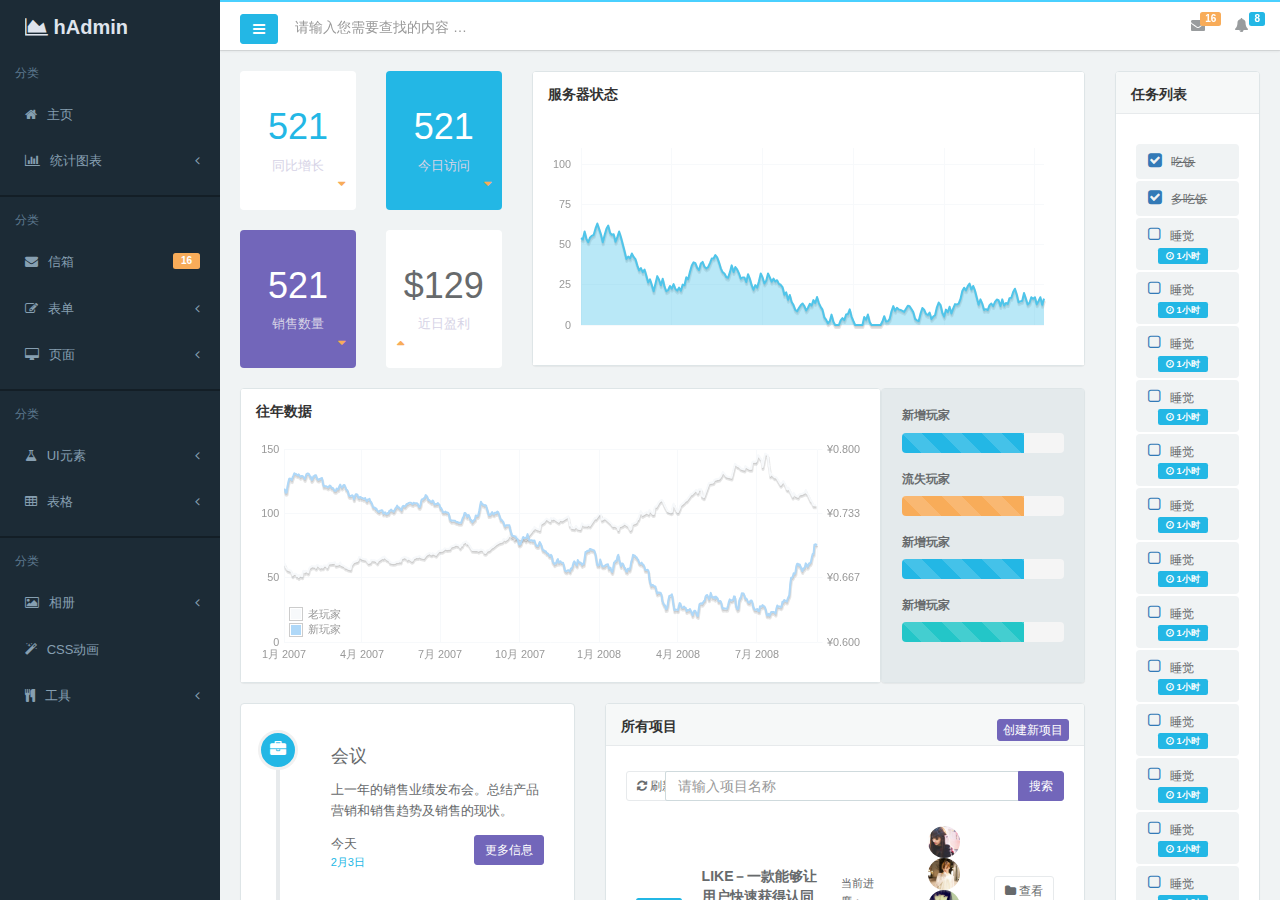
<file: index.html>
<!DOCTYPE html>
<html>
<head>
	<meta http-equiv="X-UA-Compatible" content="IE=edge,chrome=1" />
	<meta http-equiv="Content-Type" content="text/html; charset=utf-8" />
    <meta charset="utf-8">
    <meta name="viewport" content="width=device-width, initial-scale=1.0">
    <meta name="renderer" content="webkit">

    <title> hAdmin- 主页</title>

    <meta name="keywords" content="">
    <meta name="description" content="">

    <link rel="shortcut icon" href="favicon.ico"> <link href="css/bootstrap.min.css?v=3.3.6" rel="stylesheet">
    <link href="css/font-awesome.min.css?v=4.4.0" rel="stylesheet">
    <link href="css/animate.css" rel="stylesheet">
    <link href="css/style.css?v=4.1.0" rel="stylesheet">
	
	<!-- HTML5 shim and Respond.js for IE8 support of HTML5 elements and media queries -->
    <!-- WARNING: Respond.js doesn't work if you view the page via file:// --> 
    <!--[if lt IE 9]>
      <link href="css/bootstrap-ie8.css" rel="stylesheet">
      <script src="js/html5shiv.min.js"></script>
      <script src="js/respond.min.js"></script>
    <![endif]-->

</head>

<body class="fixed-sidebar full-height-layout gray-bg" style="overflow:hidden">
    <div id="wrapper">
        <!--左侧导航开始-->
        <nav class="navbar-default navbar-static-side" role="navigation">
            <div class="nav-close"><i class="fa fa-times-circle"></i>
            </div>
            <div class="sidebar-collapse">
                <ul class="nav" id="side-menu">
                    <li class="nav-header">
                        <div class="dropdown profile-element">
                            <a data-toggle="dropdown" class="dropdown-toggle" href="#">
                                <span class="clear">
                                    <span class="block m-t-xs" style="font-size:20px;">
                                        <i class="fa fa-area-chart"></i>
                                        <strong class="font-bold">hAdmin</strong>
                                    </span>
                                </span>
                            </a>
                        </div>
                        <div class="logo-element">hAdmin
                        </div>
                    </li>
                    <li class="hidden-folded padder m-t m-b-sm text-muted text-xs">
                        <span class="ng-scope">分类</span>
                    </li>
                    <li>
                        <a class="J_menuItem" href="index_v1.html">
                            <i class="fa fa-home"></i>
                            <span class="nav-label">主页</span>
                        </a>
                    </li>
                    <li>
                        <a href="#">
                            <i class="fa fa fa-bar-chart-o"></i>
                            <span class="nav-label">统计图表</span>
                            <span class="fa arrow"></span>
                        </a>
                        <ul class="nav nav-second-level">
                            <li>
                                <a class="J_menuItem" href="graph_echarts.html">百度ECharts</a>
                            </li>
                            <li>
                                <a class="J_menuItem" href="graph_flot.html">Flot</a>
                            </li>
                            <li>
                                <a class="J_menuItem" href="graph_morris.html">Morris.js</a>
                            </li>
                            <li>
                                <a class="J_menuItem" href="graph_rickshaw.html">Rickshaw</a>
                            </li>
                            <li>
                                <a class="J_menuItem" href="graph_peity.html">Peity</a>
                            </li>
                            <li>
                                <a class="J_menuItem" href="graph_sparkline.html">Sparkline</a>
                            </li>
                            <li>
                                <a class="J_menuItem" href="graph_metrics.html">图表组合</a>
                            </li>
                        </ul>
                    </li>
                    <li class="line dk"></li>
                    <li class="hidden-folded padder m-t m-b-sm text-muted text-xs">
                        <span class="ng-scope">分类</span>
                    </li>
                    <li>
                        <a href="mailbox.html"><i class="fa fa-envelope"></i> <span class="nav-label">信箱 </span><span class="label label-warning pull-right">16</span></a>
                        <ul class="nav nav-second-level">
                            <li><a class="J_menuItem" href="mailbox.html">收件箱</a>
                            </li>
                            <li><a class="J_menuItem" href="mail_detail.html">查看邮件</a>
                            </li>
                            <li><a class="J_menuItem" href="mail_compose.html">写信</a>
                            </li>
                        </ul>
                    </li>
                    <li>
                        <a href="#"><i class="fa fa-edit"></i> <span class="nav-label">表单</span><span class="fa arrow"></span></a>
                        <ul class="nav nav-second-level">
                            <li><a class="J_menuItem" href="form_basic.html">基本表单</a>
                            </li>
                            <li><a class="J_menuItem" href="form_validate.html">表单验证</a>
                            </li>
                            <li><a class="J_menuItem" href="form_advanced.html">高级插件</a>
                            </li>
                            <li><a class="J_menuItem" href="form_wizard.html">表单向导</a>
                            </li>
                            <li>
                                <a href="#">文件上传 <span class="fa arrow"></span></a>
                                <ul class="nav nav-third-level">
                                    <li><a class="J_menuItem" href="form_webuploader.html">百度WebUploader</a>
                                    </li>
                                    <li><a class="J_menuItem" href="form_file_upload.html">DropzoneJS</a>
                                    </li>
                                </ul>
                            </li>
                            <li>
                                <a href="#">编辑器 <span class="fa arrow"></span></a>
                                <ul class="nav nav-third-level">
                                    <li><a class="J_menuItem" href="form_editors.html">富文本编辑器</a>
                                    </li>
                                    <li><a class="J_menuItem" href="form_simditor.html">simditor</a>
                                    </li>
                                    <li><a class="J_menuItem" href="form_markdown.html">MarkDown编辑器</a>
                                    </li>
                                    <li><a class="J_menuItem" href="code_editor.html">代码编辑器</a>
                                    </li>
                                </ul>
                            </li>
                            <li><a class="J_menuItem" href="layerdate.html">日期选择器layerDate</a>
                            </li>
                        </ul>
                    </li>
                    <li>
                        <a href="#"><i class="fa fa-desktop"></i> <span class="nav-label">页面</span><span class="fa arrow"></span></a>
                        <ul class="nav nav-second-level">
                            <li><a class="J_menuItem" href="contacts.html">联系人</a>
                            </li>
                            <li><a class="J_menuItem" href="profile.html">个人资料</a>
                            </li>
                            <li>
                                <a href="#">项目管理 <span class="fa arrow"></span></a>
                                <ul class="nav nav-third-level">
                                    <li><a class="J_menuItem" href="projects.html">项目</a>
                                    </li>
                                    <li><a class="J_menuItem" href="project_detail.html">项目详情</a>
                                    </li>
                                </ul>
                            </li>
                            <li><a class="J_menuItem" href="teams_board.html">团队管理</a>
                            </li>
                            <li><a class="J_menuItem" href="social_feed.html">信息流</a>
                            </li>
                            <li><a class="J_menuItem" href="clients.html">客户管理</a>
                            </li>
                            <li><a class="J_menuItem" href="file_manager.html">文件管理器</a>
                            </li>
                            <li><a class="J_menuItem" href="calendar.html">日历</a>
                            </li>
                            <li>
                                <a href="#">博客 <span class="fa arrow"></span></a>
                                <ul class="nav nav-third-level">
                                    <li><a class="J_menuItem" href="blog.html">文章列表</a>
                                    </li>
                                    <li><a class="J_menuItem" href="article.html">文章详情</a>
                                    </li>
                                </ul>
                            </li>
                            <li><a class="J_menuItem" href="faq.html">FAQ</a>
                            </li>
                            <li>
                                <a href="#">时间轴 <span class="fa arrow"></span></a>
                                <ul class="nav nav-third-level">
                                    <li><a class="J_menuItem" href="timeline.html">时间轴</a>
                                    </li>
                                    <li><a class="J_menuItem" href="timeline_v2.html">时间轴v2</a>
                                    </li>
                                </ul>
                            </li>
                            <li><a class="J_menuItem" href="pin_board.html">标签墙</a>
                            </li>
                            <li>
                                <a href="#">单据 <span class="fa arrow"></span></a>
                                <ul class="nav nav-third-level">
                                    <li><a class="J_menuItem" href="invoice.html">单据</a>
                                    </li>
                                    <li><a class="J_menuItem" href="invoice_print.html">单据打印</a>
                                    </li>
                                </ul>
                            </li>
                            <li><a class="J_menuItem" href="search_results.html">搜索结果</a>
                            </li>
                            <li><a class="J_menuItem" href="forum_main.html">论坛</a>
                            </li>
                            <li>
                                <a href="#">即时通讯 <span class="fa arrow"></span></a>
                                <ul class="nav nav-third-level">
                                    <li><a class="J_menuItem" href="chat_view.html">聊天窗口</a>
                                    </li>
                                </ul>
                            </li>
                            <li>
                                <a href="#">登录注册相关 <span class="fa arrow"></span></a>
                                <ul class="nav nav-third-level">
                                    <li><a href="login.html" target="_blank">登录页面</a>
                                    </li>
                                    <li><a href="login_v2.html" target="_blank">登录页面v2</a>
                                    </li>
                                    <li><a href="register.html" target="_blank">注册页面</a>
                                    </li>
                                    <li><a href="lockscreen.html" target="_blank">登录超时</a>
                                    </li>
                                </ul>
                            </li>
                            <li><a class="J_menuItem" href="404.html">404页面</a>
                            </li>
                            <li><a class="J_menuItem" href="500.html">500页面</a>
                            </li>
                            <li><a class="J_menuItem" href="empty_page.html">空白页</a>
                            </li>
                        </ul>
                    </li>
                    <li class="line dk"></li>
                    <li class="hidden-folded padder m-t m-b-sm text-muted text-xs">
                        <span class="ng-scope">分类</span>
                    </li>
                    <li>
                        <a href="#"><i class="fa fa-flask"></i> <span class="nav-label">UI元素</span><span class="fa arrow"></span></a>
                        <ul class="nav nav-second-level">
                            <li><a class="J_menuItem" href="typography.html">排版</a>
                            </li>
                            <li>
                                <a href="#">字体图标 <span class="fa arrow"></span></a>
                                <ul class="nav nav-third-level">
                                    <li>
                                        <a class="J_menuItem" href="fontawesome.html">Font Awesome</a>
                                    </li>
                                    <li>
                                        <a class="J_menuItem" href="glyphicons.html">Glyphicon</a>
                                    </li>
                                    <li>
                                        <a class="J_menuItem" href="iconfont.html">阿里巴巴矢量图标库</a>
                                    </li>
                                </ul>
                            </li>
                            <li>
                                <a href="#">拖动排序 <span class="fa arrow"></span></a>
                                <ul class="nav nav-third-level">
                                    <li><a class="J_menuItem" href="draggable_panels.html">拖动面板</a>
                                    </li>
                                    <li><a class="J_menuItem" href="agile_board.html">任务清单</a>
                                    </li>
                                </ul>
                            </li>
                            <li><a class="J_menuItem" href="buttons.html">按钮</a>
                            </li>
                            <li><a class="J_menuItem" href="tabs_panels.html">选项卡 &amp; 面板</a>
                            </li>
                            <li><a class="J_menuItem" href="notifications.html">通知 &amp; 提示</a>
                            </li>
                            <li><a class="J_menuItem" href="badges_labels.html">徽章，标签，进度条</a>
                            </li>
                            <li>
                                <a class="J_menuItem" href="grid_options.html">栅格</a>
                            </li>
                            <li><a class="J_menuItem" href="plyr.html">视频、音频</a>
                            </li>
                            <li>
                                <a href="#">弹框插件 <span class="fa arrow"></span></a>
                                <ul class="nav nav-third-level">
                                    <li><a class="J_menuItem" href="layer.html">Web弹层组件layer</a>
                                    </li>
                                    <li><a class="J_menuItem" href="modal_window.html">模态窗口</a>
                                    </li>
                                    <li><a class="J_menuItem" href="sweetalert.html">SweetAlert</a>
                                    </li>
                                </ul>
                            </li>
                            <li>
                                <a href="#">树形视图 <span class="fa arrow"></span></a>
                                <ul class="nav nav-third-level">
                                    <li><a class="J_menuItem" href="jstree.html">jsTree</a>
                                    </li>
                                    <li><a class="J_menuItem" href="tree_view.html">Bootstrap Tree View</a>
                                    </li>
                                    <li><a class="J_menuItem" href="nestable_list.html">nestable</a>
                                    </li>
                                </ul>
                            </li>
                            <li><a class="J_menuItem" href="toastr_notifications.html">Toastr通知</a>
                            </li>
                            <li><a class="J_menuItem" href="diff.html">文本对比</a>
                            </li>
                            <li><a class="J_menuItem" href="spinners.html">加载动画</a>
                            </li>
                            <li><a class="J_menuItem" href="widgets.html">小部件</a>
                            </li>
                        </ul>
                    </li>
                    <li>
                        <a href="#"><i class="fa fa-table"></i> <span class="nav-label">表格</span><span class="fa arrow"></span></a>
                        <ul class="nav nav-second-level">
                            <li><a class="J_menuItem" href="table_basic.html">基本表格</a>
                            </li>
                            <li><a class="J_menuItem" href="table_data_tables.html">DataTables</a>
                            </li>
                            <li><a class="J_menuItem" href="table_jqgrid.html">jqGrid</a>
                            </li>
                            <li><a class="J_menuItem" href="table_foo_table.html">Foo Tables</a>
                            </li>
                            <li><a class="J_menuItem" href="table_bootstrap.html">Bootstrap Table
                                <span class="label label-danger pull-right">推荐</span></a>
                            </li>
                        </ul>
                    </li>
                    <li class="line dk"></li>
                    <li class="hidden-folded padder m-t m-b-sm text-muted text-xs">
                        <span class="ng-scope">分类</span>
                    </li>
                    <li>
                        <a href="#"><i class="fa fa-picture-o"></i> <span class="nav-label">相册</span><span class="fa arrow"></span></a>
                        <ul class="nav nav-second-level">
                            <li><a class="J_menuItem" href="basic_gallery.html">基本图库</a>
                            </li>
                            <li><a class="J_menuItem" href="carousel.html">图片切换</a>
                            </li>
                            <li><a class="J_menuItem" href="blueimp.html">Blueimp相册</a>
                            </li>
                        </ul>
                    </li>
                    <li>
                        <a class="J_menuItem" href="css_animation.html"><i class="fa fa-magic"></i> <span class="nav-label">CSS动画</span></a>
                    </li>
                    <li>
                        <a href="#"><i class="fa fa-cutlery"></i> <span class="nav-label">工具 </span><span class="fa arrow"></span></a>
                        <ul class="nav nav-second-level">
                            <li><a class="J_menuItem" href="form_builder.html">表单构建器</a>
                            </li>
                        </ul>
                    </li>

                </ul>
            </div>
        </nav>
        <!--左侧导航结束-->
        <!--右侧部分开始-->
        <div id="page-wrapper" class="gray-bg dashbard-1">
            <div class="row border-bottom">
                <nav class="navbar navbar-static-top" role="navigation" style="margin-bottom: 0">
                    <div class="navbar-header"><a class="navbar-minimalize minimalize-styl-2 btn btn-info " href="#"><i class="fa fa-bars"></i> </a>
                        <form role="search" class="navbar-form-custom" method="post" action="search_results.html">
                            <div class="form-group">
                                <input type="text" placeholder="请输入您需要查找的内容 …" class="form-control" name="top-search" id="top-search">
                            </div>
                        </form>
                    </div>
                    <ul class="nav navbar-top-links navbar-right">
                        <li class="dropdown">
                            <a class="dropdown-toggle count-info" data-toggle="dropdown" href="#">
                                <i class="fa fa-envelope"></i> <span class="label label-warning">16</span>
                            </a>
                            <ul class="dropdown-menu dropdown-messages">
                                <li class="m-t-xs">
                                    <div class="dropdown-messages-box">
                                        <a href="profile.html" class="pull-left">
                                            <img alt="image" class="img-circle" src="img/a7.jpg">
                                        </a>
                                        <div class="media-body">
                                            <small class="pull-right">46小时前</small>
                                            <strong>小四</strong> 是不是只有我死了,你们才不骂爵迹
                                            <br>
                                            <small class="text-muted">3天前 2014.11.8</small>
                                        </div>
                                    </div>
                                </li>
                                <li class="divider"></li>
                                <li>
                                    <div class="dropdown-messages-box">
                                        <a href="profile.html" class="pull-left">
                                            <img alt="image" class="img-circle" src="img/a4.jpg">
                                        </a>
                                        <div class="media-body ">
                                            <small class="pull-right text-navy">25小时前</small>
                                            <strong>二愣子</strong> 呵呵
                                            <br>
                                            <small class="text-muted">昨天</small>
                                        </div>
                                    </div>
                                </li>
                                <li class="divider"></li>
                                <li>
                                    <div class="text-center link-block">
                                        <a class="J_menuItem" href="mailbox.html">
                                            <i class="fa fa-envelope"></i> <strong> 查看所有消息</strong>
                                        </a>
                                    </div>
                                </li>
                            </ul>
                        </li>
                        <li class="dropdown">
                            <a class="dropdown-toggle count-info" data-toggle="dropdown" href="#">
                                <i class="fa fa-bell"></i> <span class="label label-primary">8</span>
                            </a>
                            <ul class="dropdown-menu dropdown-alerts">
                                <li>
                                    <a href="mailbox.html">
                                        <div>
                                            <i class="fa fa-envelope fa-fw"></i> 您有16条未读消息
                                            <span class="pull-right text-muted small">4分钟前</span>
                                        </div>
                                    </a>
                                </li>
                                <li class="divider"></li>
                                <li>
                                    <a href="profile.html">
                                        <div>
                                            <i class="fa fa-qq fa-fw"></i> 3条新回复
                                            <span class="pull-right text-muted small">12分钟钱</span>
                                        </div>
                                    </a>
                                </li>
                                <li class="divider"></li>
                                <li>
                                    <div class="text-center link-block">
                                        <a class="J_menuItem" href="notifications.html">
                                            <strong>查看所有 </strong>
                                            <i class="fa fa-angle-right"></i>
                                        </a>
                                    </div>
                                </li>
                            </ul>
                        </li>
                    </ul>
                </nav>
            </div>
            <div class="row J_mainContent" id="content-main">
                <iframe id="J_iframe" width="100%" height="100%" src="index_v1.html?v=4.0" frameborder="0" data-id="index_v1.html" seamless></iframe>
            </div>
        </div>
        <!--右侧部分结束-->
    </div>

    <!-- 全局js -->
    <script src="js/jquery.min.js?v=1.9.1"></script><!-- 除了jQuery版本为1.8.3 或者 1.9.1外，其他版本左边的菜单栏在IE8的模式下无法滚动 -->
    <script src="js/bootstrap.min.js?v=3.3.6"></script>
    <script src="js/plugins/metisMenu/jquery.metisMenu.js"></script>
    <script src="js/plugins/slimscroll/jquery.slimscroll.min.js"></script>
    <script src="js/plugins/layer/layer.min.js"></script>

    <!-- 自定义js -->
    <script src="js/hAdmin.js?v=4.1.0"></script>
    <script type="text/javascript" src="js/index.js"></script>

    <!-- 第三方插件 -->
    <script src="js/plugins/pace/pace.min.js"></script>

</body>

</html>
</file>
<file: css/style.css>
/*
 *
 *   H+ - 后台主题UI框架
 *   version 4.0
 *
*/

h1,
h2,
h3,
h4,
h5,
h6 {
    font-weight: 100;
}

h1 {
    font-size: 30px;
}

h2 {
    font-size: 24px;
}

h3 {
    font-size: 16px;
}

h4 {
    font-size: 14px;
}

h5 {
    font-size: 12px;
}

h6 {
    font-size: 10px;
}

h3,
h4,
h5 {
    margin-top: 5px;
    font-weight: 600;
}

a:focus {
    outline: none;
}

.nav > li > a {
    color: #869fb1;
    font-weight: 500;
    padding: 14px 20px 14px 25px;
}

.nav li>a {
    display: block;
    /*white-space: nowrap;*/
}

.nav.navbar-right > li > a {
    color: #999c9e;
}

.nav > li.active > a {
    color: #ffffff;
}

.navbar-default .nav > li > a:hover,
.navbar-default .nav > li > a.menu-on,
.navbar-default .nav > li > a:focus {
    background-color: #131e26;
    color: white;
}

.nav .open > a,
.nav .open > a:hover,
.nav .open > a:focus {
    background: #fff;
}

.nav > li > a i {
    margin-right: 6px;
}

.navbar {
    border: 0;
}

.navbar-default {
    background-color: transparent;
    border-color: #2f4050;
    position: relative;
}

.navbar-top-links li {
    display: inline-block;
}

.navbar-top-links li:last-child {
    margin-right: 30px;
}

body.body-small .navbar-top-links li:last-child {
    margin-right: 10px;
}

.navbar-top-links li a {
    padding: 15px 10px;
    min-height: 50px;
}

.dropdown-menu {
    border: medium none;
    display: none;
    float: left;
    font-size: 12px;
    left: 0;
    list-style: none outside none;
    padding: 0;
    position: absolute;
    text-shadow: none;
    top: 100%;
    z-index: 1000;
    border-radius: 0;
    box-shadow: 0 0 3px rgba(86, 96, 117, 0.3);
}

.dropdown-menu > li > a {
    border-radius: 3px;
    color: inherit;
    line-height: 25px;
    margin: 4px;
    text-align: left;
    font-weight: normal;
}

.dropdown-menu > li > a.font-bold {
    font-weight: 600;
}

.navbar-top-links .dropdown-menu li {
    display: block;
}

.navbar-top-links .dropdown-menu li:last-child {
    margin-right: 0;
}

.navbar-top-links .dropdown-menu li a {
    padding: 3px 20px;
    min-height: 0;
}

.navbar-top-links .dropdown-menu li a div {
    white-space: normal;
}

.navbar-top-links .dropdown-messages,
.navbar-top-links .dropdown-tasks,
.navbar-top-links .dropdown-alerts {
    width: 310px;
    min-width: 0;
}

.navbar-top-links .dropdown-messages {
    margin-left: 5px;
}

.navbar-top-links .dropdown-tasks {
    margin-left: -59px;
}

.navbar-top-links .dropdown-alerts {
    margin-left: -123px;
}

.navbar-top-links .dropdown-user {
    right: 0;
    left: auto;
}

.dropdown-messages,
.dropdown-alerts {
    padding: 10px 10px 10px 10px;
}

.dropdown-messages li a,
.dropdown-alerts li a {
    font-size: 12px;
}

.dropdown-messages li em,
.dropdown-alerts li em {
    font-size: 10px;
}

.nav.navbar-top-links .dropdown-alerts a {
    font-size: 12px;
}

.nav-header {
    padding: 8px 25px;
    background: #1c2b36;
}

.pace-done .nav-header {
    -webkit-transition: all 0.5s;
    transition: all 0.5s;
}

.nav > li.active {
    border-left: 4px solid #19a9d5;
    background: #131e26;
}

.nav.nav-second-level > li.active {
    border: none;
}

.nav.nav-second-level.collapse[style] {
    height: auto !important;
}

.nav-header a {
    color: #DFE4ED;
}

.nav-header .text-muted {
    color: #8095a8;
}

.minimalize-styl-2 {
    padding: 4px 12px;
    margin: 14px 5px 5px 20px;
    font-size: 14px;
    float: left;
}

.navbar-form-custom {
    float: left;
    height: 50px;
    padding: 0;
    width: 200px;
    display: inline-table;
}

.navbar-form-custom .form-group {
    margin-bottom: 0;
}

.nav.navbar-top-links a {
    font-size: 14px;
}

.navbar-form-custom .form-control {
    background: none repeat scroll 0 0 rgba(0, 0, 0, 0);
    border: medium none;
    font-size: 14px;
    margin-top: 10px;
    z-index: 2000;
}

.navbar-form-custom .form-control:focus{
    border-bottom: 1px solid #f1f1f1;
}

.count-info .label {
    line-height: 12px;
    padding: 1px 5px;
    position: absolute;
    right: 0px;
    top: 12px;
}

.arrow {
    float: right;
    margin-top: 2px;
}

.fa.arrow:before {
    content: "\f104";
}

.active > a > .fa.arrow:before {
    content: "\f107";
}

.nav-second-level li,
.nav-third-level li {
    border-bottom: none !important;
}

.nav-second-level li a {
    padding: 7px 15px 7px 10px;
    padding-left: 52px;
}

.nav-third-level li a {
    padding-left: 62px;
}

.nav-second-level li:last-child {
    margin-bottom: 10px;
}

body:not(.fixed-sidebar):not(.canvas-menu).mini-navbar .nav li:hover > .nav-second-level,
.mini-navbar .nav li:focus > .nav-second-level {
    display: block;
    border-radius: 0 2px 2px 0;
    min-width: 140px;
    height: auto;
}

body.mini-navbar .navbar-default .nav > li > .nav-second-level li a {
    font-size: 12px;
    border-radius: 0 2px 2px 0;
}

.fixed-nav .slimScrollDiv #side-menu {
    padding-bottom: 60px;
    position: relative;
}

.slimScrollDiv >* {
    overflow: hidden;
}

.mini-navbar .nav-second-level li a {
    padding: 10px 10px 10px 15px;
}

.canvas-menu.mini-navbar .nav-second-level {
    background: #293846;
}

.mini-navbar li.active .nav-second-level {
    left: 65px;
}

.navbar-default .special_link a {
    background: #23b7e5;
    color: white;
}

.navbar-default .special_link a:hover {
    background: #17987e !important;
    color: white;
}

.navbar-default .special_link a span.label {
    background: #fff;
    color: #23b7e5;
}

.navbar-default .landing_link a {
    background: #1cc09f;
    color: white;
}

.navbar-default .landing_link a:hover {
    background: #23b7e5 !important;
    color: white;
}

.navbar-default .landing_link a span.label {
    background: #fff;
    color: #1cc09f;
}

.logo-element {
    text-align: center;
    font-size: 18px;
    font-weight: 600;
    color: white;
    display: none;
    padding: 18px 0;
}

.pace-done .navbar-static-side,
.pace-done .nav-header,
.pace-done li.active,
.pace-done #page-wrapper,
.pace-done .footer {
    -webkit-transition: all 0.5s;
    transition: all 0.5s;
}

.navbar-fixed-top {
    background: #fff;
    -webkit-transition-duration: 0.5s;
    transition-duration: 0.5s;
    z-index: 2030;
}

.navbar-fixed-top,
.navbar-static-top {
    background: #fff;
    box-shadow: 0 2px 2px rgba(0, 0, 0, 0.05), 0 1px 0 rgba(0, 0, 0, 0.05);
}

.fixed-nav #wrapper {
    padding-top: 60px;
    box-sizing: border-box;
}

.fixed-nav .minimalize-styl-2 {
    margin: 14px 5px 5px 15px;
}

.body-small .navbar-fixed-top {
    margin-left: 0px;
}

body.mini-navbar .navbar-static-side {
    width: 70px;
}

body.mini-navbar .profile-element,
body.mini-navbar .nav-label,
body.mini-navbar .navbar-default .nav li a span {
    display: none;
}

body.canvas-menu .profile-element {
    display: block;
}

body:not(.fixed-sidebar):not(.canvas-menu).mini-navbar .nav-second-level {
    display: none;
}

body.mini-navbar .navbar-default .nav > li > a {
    font-size: 16px;
}

body.mini-navbar .logo-element {
    display: block;
}

body.canvas-menu .logo-element {
    display: none;
}

body.mini-navbar .nav-header {
    padding: 0;
    background-color: #23b7e5;
}

body.canvas-menu .nav-header {
    padding: 33px 25px;
}

body.mini-navbar #page-wrapper {
    margin: 0 0 0 70px;
}

body.canvas-menu.mini-navbar #page-wrapper,
body.canvas-menu.mini-navbar .footer {
    margin: 0 0 0 0;
}

body.fixed-sidebar .navbar-static-side,
body.canvas-menu .navbar-static-side {
    position: fixed;
    width: 220px;
    z-index: 2001;
    height: 100%;
}

body.fixed-sidebar.mini-navbar .navbar-static-side {
    width: 70px;
}

body.fixed-sidebar.mini-navbar #page-wrapper {
    margin: 0 0 0 70px;
}

body.body-small.fixed-sidebar.mini-navbar #page-wrapper {
    margin: 0 0 0 70px;
}

body.body-small.fixed-sidebar.mini-navbar .navbar-static-side {
    width: 70px;
}

.fixed-sidebar.mini-navbar .nav li> .nav-second-level {
    display: none;
}

.fixed-sidebar.mini-navbar .nav li.active {
    border-left-width: 0;
}

.fixed-sidebar.mini-navbar .nav li:hover > .nav-second-level,
.canvas-menu.mini-navbar .nav li:hover > .nav-second-level {
    position: absolute;
    left: 70px;
    top: 0px;
    background-color: #2f4050;
    padding: 10px 10px 0 10px;
    font-size: 12px;
    display: block;
    min-width: 140px;
    border-radius: 2px;
}

body.fixed-sidebar.mini-navbar .navbar-default .nav > li > .nav-second-level li a {
    font-size: 12px;
    border-radius: 3px;
}

body.canvas-menu.mini-navbar .navbar-default .nav > li > .nav-second-level li a {
    font-size: 13px;
    border-radius: 3px;
}

.fixed-sidebar.mini-navbar .nav-second-level li a,
.canvas-menu.mini-navbar .nav-second-level li a {
    padding: 10px 10px 10px 15px;
}

.fixed-sidebar.mini-navbar .nav-second-level,
.canvas-menu.mini-navbar .nav-second-level {
    position: relative;
    padding: 0;
    font-size: 13px;
}

.fixed-sidebar.mini-navbar li.active .nav-second-level,
.canvas-menu.mini-navbar li.active .nav-second-level {
    left: 0px;
}

body.canvas-menu nav.navbar-static-side {
    z-index: 2001;
    background: #2f4050;
    height: 100%;
    position: fixed;
    display: none;
}

body.canvas-menu.mini-navbar nav.navbar-static-side {
    display: block;
    width: 70px;
}

.top-navigation #page-wrapper {
    margin-left: 0;
}

.top-navigation .navbar-nav .dropdown-menu > .active > a {
    background: white;
    color: #23b7e5;
    font-weight: bold;
}

.white-bg .navbar-fixed-top,
.white-bg .navbar-static-top {
    background: #fff;
}

.top-navigation .navbar {
    margin-bottom: 0;
}

.top-navigation .nav > li > a {
    padding: 15px 20px;
    color: #676a6c;
}

.top-navigation .nav > li a:hover,
.top-navigation .nav > li a:focus {
    background: #fff;
    color: #23b7e5;
}

.top-navigation .nav > li.active {
    background: #fff;
    border: none;
}

.top-navigation .nav > li.active > a {
    color: #23b7e5;
}

.top-navigation .navbar-right {
    padding-right: 10px;
}

.top-navigation .navbar-nav .dropdown-menu {
    box-shadow: none;
    border: 1px solid #e7eaec;
}

.top-navigation .dropdown-menu > li > a {
    margin: 0;
    padding: 7px 20px;
}

.navbar .dropdown-menu {
    margin-top: 0px;
}

.top-navigation .navbar-brand {
    background: #23b7e5;
    color: #fff;
    padding: 15px 25px;
}

.top-navigation .navbar-top-links li:last-child {
    margin-right: 0;
}

.top-navigation.mini-navbar #page-wrapper,
.top-navigation.body-small.fixed-sidebar.mini-navbar #page-wrapper,
.mini-navbar .top-navigation #page-wrapper,
.body-small.fixed-sidebar.mini-navbar .top-navigation #page-wrapper,
.canvas-menu #page-wrapper {
    margin: 0;
}

.top-navigation.fixed-nav #wrapper,
.fixed-nav #wrapper.top-navigation {
    margin-top: 50px;
}

.top-navigation .footer.fixed {
    margin-left: 0 !important;
}

.top-navigation .wrapper.wrapper-content {
    padding: 40px;
}

.top-navigation.body-small .wrapper.wrapper-content,
.body-small .top-navigation .wrapper.wrapper-content {
    padding: 40px 0px 40px 0px;
}

.navbar-toggle {
    background-color: #23b7e5;
    color: #fff;
    padding: 6px 12px;
    font-size: 14px;
}

.top-navigation .navbar-nav .open .dropdown-menu > li > a,
.top-navigation .navbar-nav .open .dropdown-menu .dropdown-header {
    padding: 10px 15px 10px 20px;
}

@media (max-width: 768px) {
    .top-navigation .navbar-header {
        display: block;
        float: none;
    }
}

.menu-visible-lg,
.menu-visible-md {
    display: none !important;
}

@media (min-width: 1200px) {
    .menu-visible-lg {
        display: block !important;
    }
}

@media (min-width: 992px) {
    .menu-visible-md {
        display: block !important;
    }
}

@media (max-width: 767px) {
    .menu-visible-md {
        display: block !important;
    }
    .menu-visible-lg {
        display: block !important;
    }
}

.btn {
    border-radius: 3px;
}

.btn:focus{
    outline: none!important;
}


.float-e-margins .btn {
    margin-bottom: 5px;
}

.btn-w-m {
    min-width: 120px;
}

.btn-primary.btn-outline {
    color: #58666e !important;
}

.btn-success.btn-outline {
    color: #58666e !important;
}

.btn-info.btn-outline {
    color: #58666e !important;
}

.btn-warning.btn-outline {
    color: #58666e !important;
}

.btn-danger.btn-outline {
    color: #58666e !important;
}

.btn-primary.btn-outline:hover,
.btn-success.btn-outline:hover,
.btn-info.btn-outline:hover,
.btn-warning.btn-outline:hover,
.btn-danger.btn-outline:hover {
    color: #fff;
}

.btn-primary {
    color: #ffffff !important;
  background-color: #7266ba;
  border-color: #7266ba;
}

.btn-primary:hover,
.btn-primary:focus,
.btn-primary:active,
.btn-primary.active,
.open .dropdown-toggle.btn-primary {
  color: #ffffff !important;
  background-color: #6254b2;
  border-color: #5a4daa;
}

.btn-primary:active,
.btn-primary.active,
.open .dropdown-toggle.btn-primary {
  background-image: none;
}

.btn-primary.disabled,
.btn-primary.disabled:hover,
.btn-primary.disabled:focus,
.btn-primary.disabled:active,
.btn-primary.disabled.active,
.btn-primary[disabled],
.btn-primary[disabled]:hover,
.btn-primary[disabled]:focus,
.btn-primary[disabled]:active,
.btn-primary.active[disabled],
fieldset[disabled] .btn-primary,
fieldset[disabled] .btn-primary:hover,
fieldset[disabled] .btn-primary:focus,
fieldset[disabled] .btn-primary:active,
fieldset[disabled] .btn-primary.active {
    background-color: #7266ba;
  border-color: #7266ba;
}

.btn-success {
  color: #ffffff !important;
  background-color: #27c24c;
  border-color: #27c24c;
}

.btn-success:hover,
.btn-success:focus,
.btn-success:active,
.btn-success.active,
.open .dropdown-toggle.btn-success {
  color: #ffffff !important;
  background-color: #23ad44;
  border-color: #20a03f;
}

.btn-success:active,
.btn-success.active,
.open .dropdown-toggle.btn-success {
  background-image: none;
}

.btn-success.disabled,
.btn-success.disabled:hover,
.btn-success.disabled:focus,
.btn-success.disabled:active,
.btn-success.disabled.active,
.btn-success[disabled],
.btn-success[disabled]:hover,
.btn-success[disabled]:focus,
.btn-success[disabled]:active,
.btn-success.active[disabled],
fieldset[disabled] .btn-success,
fieldset[disabled] .btn-success:hover,
fieldset[disabled] .btn-success:focus,
fieldset[disabled] .btn-success:active,
fieldset[disabled] .btn-success.active {
  background-color: #27c24c;
  border-color: #27c24c;
}

.btn-info {
  color: #ffffff !important;
  background-color: #23b7e5;
  border-color: #23b7e5;
}

.btn-info:hover,
.btn-info:focus,
.btn-info:active,
.btn-info.active,
.open .dropdown-toggle.btn-info {
  color: #ffffff !important;
  background-color: #19a9d5;
  border-color: #189ec8;
}

.btn-info:active,
.btn-info.active,
.open .dropdown-toggle.btn-info {
  background-image: none;
}

.btn-info.disabled,
.btn-info[disabled],
fieldset[disabled] .btn-info,
.btn-info.disabled:hover,
.btn-info[disabled]:hover,
fieldset[disabled] .btn-info:hover,
.btn-info.disabled:focus,
.btn-info[disabled]:focus,
fieldset[disabled] .btn-info:focus,
.btn-info.disabled:active,
.btn-info[disabled]:active,
fieldset[disabled] .btn-info:active,
.btn-info.disabled.active,
.btn-info[disabled].active,
fieldset[disabled] .btn-info.active {
  background-color: #23b7e5;
  border-color: #23b7e5;
}

.btn-default {
    color: #58666e !important;
    background-color: #fcfdfd;
    background-color: #fff;
    border-color: #dee5e7;
    border-bottom-color: #d8e1e3;
    -webkit-box-shadow: 0 1px 1px rgba(90, 90, 90, 0.1);
    box-shadow: 0 1px 1px rgba(90, 90, 90, 0.1);
}

.btn-default:hover,
.btn-default:focus,
.btn-default:active,
.btn-default.active,
.open .dropdown-toggle.btn-default {
    color: #58666e !important;
    background-color: #edf1f2;
    border-color: #c7d3d6;
}

.btn-default:active,
.btn-default.active,
.open .dropdown-toggle.btn-default {
    background-image: none;
}

.btn-default.disabled,
.btn-default.disabled:hover,
.btn-default.disabled:focus,
.btn-default.disabled:active,
.btn-default.disabled.active,
.btn-default[disabled],
.btn-default[disabled]:hover,
.btn-default[disabled]:focus,
.btn-default[disabled]:active,
.btn-default.active[disabled],
fieldset[disabled] .btn-default,
fieldset[disabled] .btn-default:hover,
fieldset[disabled] .btn-default:focus,
fieldset[disabled] .btn-default:active,
fieldset[disabled] .btn-default.active {
    background-color: #fcfdfd;
    border-color: #dee5e7;
}

.btn-warning {
  color: #ffffff !important;
  background-color: #fad733;
  border-color: #fad733;
}

.btn-warning:hover,
.btn-warning:focus,
.btn-warning:active,
.btn-warning.active,
.open .dropdown-toggle.btn-warning {
  color: #ffffff !important;
  background-color: #f9d21a;
  border-color: #f9cf0b;
}

.btn-warning:active,
.btn-warning.active,
.open .dropdown-toggle.btn-warning {
  background-image: none;
}

.btn-warning.disabled,
.btn-warning[disabled],
fieldset[disabled] .btn-warning,
.btn-warning.disabled:hover,
.btn-warning[disabled]:hover,
fieldset[disabled] .btn-warning:hover,
.btn-warning.disabled:focus,
.btn-warning[disabled]:focus,
fieldset[disabled] .btn-warning:focus,
.btn-warning.disabled:active,
.btn-warning[disabled]:active,
fieldset[disabled] .btn-warning:active,
.btn-warning.disabled.active,
.btn-warning[disabled].active,
fieldset[disabled] .btn-warning.active {
  background-color: #fad733;
  border-color: #fad733;
}

.btn-danger {
  color: #ffffff !important;
  background-color: #f05050;
  border-color: #f05050;
}

.btn-danger:hover,
.btn-danger:focus,
.btn-danger:active,
.btn-danger.active,
.open .dropdown-toggle.btn-danger {
  color: #ffffff !important;
  background-color: #ee3939;
  border-color: #ed2a2a;
}

.btn-danger:active,
.btn-danger.active,
.open .dropdown-toggle.btn-danger {
  background-image: none;
}

.btn-danger.disabled,
.btn-danger[disabled],
fieldset[disabled] .btn-danger,
.btn-danger.disabled:hover,
.btn-danger[disabled]:hover,
fieldset[disabled] .btn-danger:hover,
.btn-danger.disabled:focus,
.btn-danger[disabled]:focus,
fieldset[disabled] .btn-danger:focus,
.btn-danger.disabled:active,
.btn-danger[disabled]:active,
fieldset[disabled] .btn-danger:active,
.btn-danger.disabled.active,
.btn-danger[disabled].active,
fieldset[disabled] .btn-danger.active {
  background-color: #f05050;
  border-color: #f05050;
}

.btn-link {
    color: inherit;
}

.btn-link:hover,
.btn-link:focus,
.btn-link:active,
.btn-link.active,
.open .dropdown-toggle.btn-link {
    color: #23b7e5;
    text-decoration: none;
}

.btn-link:active,
.btn-link.active,
.open .dropdown-toggle.btn-link {
    background-image: none;
}

.btn-link.disabled,
.btn-link.disabled:hover,
.btn-link.disabled:focus,
.btn-link.disabled:active,
.btn-link.disabled.active,
.btn-link[disabled],
.btn-link[disabled]:hover,
.btn-link[disabled]:focus,
.btn-link[disabled]:active,
.btn-link.active[disabled],
fieldset[disabled] .btn-link,
fieldset[disabled] .btn-link:hover,
fieldset[disabled] .btn-link:focus,
fieldset[disabled] .btn-link:active,
fieldset[disabled] .btn-link.active {
    color: #cacaca;
}

.btn-white {
    color: inherit;
    background: white;
    border: 1px solid #e7eaec;
}

.btn-white:hover,
.btn-white:focus,
.btn-white:active,
.btn-white.active,
.open .dropdown-toggle.btn-white {
    color: inherit;
    border: 1px solid #d2d2d2;
}

.btn-white:active,
.btn-white.active {
    box-shadow: 0 2px 5px rgba(0, 0, 0, 0.15) inset;
}

.btn-white:active,
.btn-white.active,
.open .dropdown-toggle.btn-white {
    background-image: none;
}

.btn-white.disabled,
.btn-white.disabled:hover,
.btn-white.disabled:focus,
.btn-white.disabled:active,
.btn-white.disabled.active,
.btn-white[disabled],
.btn-white[disabled]:hover,
.btn-white[disabled]:focus,
.btn-white[disabled]:active,
.btn-white.active[disabled],
fieldset[disabled] .btn-white,
fieldset[disabled] .btn-white:hover,
fieldset[disabled] .btn-white:focus,
fieldset[disabled] .btn-white:active,
fieldset[disabled] .btn-white.active {
    color: #cacaca;
}

.form-control,
.form-control:focus,
.has-error .form-control:focus,
.has-success .form-control:focus,
.has-warning .form-control:focus,
.navbar-collapse,
.navbar-form,
.navbar-form-custom .form-control:focus,
.navbar-form-custom .form-control:hover,
.open .btn.dropdown-toggle,
.panel,
.popover,
.progress,
.progress-bar {
    box-shadow: none;
}

.btn-outline {
    color: inherit;
    background-color: transparent;
    -webkit-transition: all .5s;
    transition: all .5s;
}

.btn-rounded {
    border-radius: 50px;
}

.btn-large-dim {
    width: 90px;
    height: 90px;
    font-size: 42px;
}

button.dim {
    display: inline-block;
    color: #fff;
    text-decoration: none;
    text-transform: uppercase;
    text-align: center;
    padding-top: 6px;
    margin-right: 10px;
    position: relative;
    cursor: pointer;
    border-radius: 5px;
    font-weight: 600;
    margin-bottom: 20px !important;
}

button.dim:active {
    top: 3px;
}

button.btn-primary.dim {
    box-shadow: inset 0px 0px 0px #16987e, 0px 5px 0px 0px #16987e, 0px 10px 5px #999999;
}

button.btn-primary.dim:active {
    box-shadow: inset 0px 0px 0px #16987e, 0px 2px 0px 0px #16987e, 0px 5px 3px #999999;
}

button.btn-default.dim {
    box-shadow: inset 0px 0px 0px #b3b3b3, 0px 5px 0px 0px #b3b3b3, 0px 10px 5px #999999;
}

button.btn-default.dim:active {
    box-shadow: inset 0px 0px 0px #b3b3b3, 0px 2px 0px 0px #b3b3b3, 0px 5px 3px #999999;
}

button.btn-warning.dim {
    box-shadow: inset 0px 0px 0px #f79d3c, 0px 5px 0px 0px #f79d3c, 0px 10px 5px #999999;
}

button.btn-warning.dim:active {
    box-shadow: inset 0px 0px 0px #f79d3c, 0px 2px 0px 0px #f79d3c, 0px 5px 3px #999999;
}

button.btn-info.dim {
    box-shadow: inset 0px 0px 0px #1eacae, 0px 5px 0px 0px #1eacae, 0px 10px 5px #999999;
}

button.btn-info.dim:active {
    box-shadow: inset 0px 0px 0px #1eacae, 0px 2px 0px 0px #1eacae, 0px 5px 3px #999999;
}

button.btn-success.dim {
    box-shadow: inset 0px 0px 0px #1872ab, 0px 5px 0px 0px #1872ab, 0px 10px 5px #999999;
}

button.btn-success.dim:active {
    box-shadow: inset 0px 0px 0px #1872ab, 0px 2px 0px 0px #1872ab, 0px 5px 3px #999999;
}

button.btn-danger.dim {
    box-shadow: inset 0px 0px 0px #ea394c, 0px 5px 0px 0px #ea394c, 0px 10px 5px #999999;
}

button.btn-danger.dim:active {
    box-shadow: inset 0px 0px 0px #ea394c, 0px 2px 0px 0px #ea394c, 0px 5px 3px #999999;
}

button.dim:before {
    font-size: 50px;
    line-height: 1em;
    font-weight: normal;
    color: #fff;
    display: block;
    padding-top: 10px;
}

button.dim:active:before {
    top: 7px;
    font-size: 50px;
}

.label {
    background-color: #d1dade;
    color: #5e5e5e;
    font-size: 10px;
    font-weight: 600;
    padding: 3px 8px;
    text-shadow: none;
}

.badge {
    background-color: #d1dade;
    color: #5e5e5e;
    font-size: 11px;
    font-weight: 600;
    padding-bottom: 4px;
    padding-left: 6px;
    padding-right: 6px;
    text-shadow: none;
}

.label-primary,
.badge-primary {
    background-color: #23b7e5;
    color: #FFFFFF;
}

.label-success,
.badge-success {
    background-color: #1c84c6;
    color: #FFFFFF;
}

.label-warning,
.badge-warning {
    background-color: #f8ac59;
    color: #FFFFFF;
}

.label-warning-light,
.badge-warning-light {
    background-color: #f8ac59;
    color: #ffffff;
}

.label-danger,
.badge-danger {
    background-color: #ed5565;
    color: #FFFFFF;
}

.label-info,
.badge-info {
    background-color: #23c6c8;
    color: #FFFFFF;
}

.label-inverse,
.badge-inverse {
    background-color: #262626;
    color: #FFFFFF;
}

.label-white,
.badge-white {
    background-color: #FFFFFF;
    color: #5E5E5E;
}

.label-white,
.badge-disable {
    background-color: #2A2E36;
    color: #8B91A0;
}


/* TOOGLE SWICH */

.onoffswitch {
    position: relative;
    width: 64px;
    -webkit-user-select: none;
    -moz-user-select: none;
    -ms-user-select: none;
}

.onoffswitch-checkbox {
    display: none;
}

.onoffswitch-label {
    display: block;
    overflow: hidden;
    cursor: pointer;
    border: 2px solid #23b7e5;
    border-radius: 2px;
}

.onoffswitch-inner {
    width: 200%;
    margin-left: -100%;
    -webkit-transition: margin 0.3s ease-in 0s;
    transition: margin 0.3s ease-in 0s;
}

.onoffswitch-inner:before,
.onoffswitch-inner:after {
    float: left;
    width: 50%;
    height: 20px;
    padding: 0;
    line-height: 20px;
    font-size: 12px;
    color: white;
    font-family: Trebuchet, Arial, sans-serif;
    font-weight: bold;
    box-sizing: border-box;
}

.onoffswitch-inner:before {
    content: "ON";
    padding-left: 10px;
    background-color: #23b7e5;
    color: #FFFFFF;
}

.onoffswitch-inner:after {
    content: "OFF";
    padding-right: 10px;
    background-color: #FFFFFF;
    color: #999999;
    text-align: right;
}

.onoffswitch-switch {
    width: 20px;
    margin: 0px;
    background: #FFFFFF;
    border: 2px solid #23b7e5;
    border-radius: 2px;
    position: absolute;
    top: 0;
    bottom: 0;
    right: 44px;
    -webkit-transition: all 0.3s ease-in 0s;
    transition: all 0.3s ease-in 0s;
}

.onoffswitch-checkbox:checked + .onoffswitch-label .onoffswitch-inner {
    margin-left: 0;
}

.onoffswitch-checkbox:checked + .onoffswitch-label .onoffswitch-switch {
    right: 0px;
}


/* CHOSEN PLUGIN */

.chosen-container-single .chosen-single {
    background: #ffffff;
    box-shadow: none;
    -moz-box-sizing: border-box;
    background-color: #FFFFFF;
    border: 1px solid #CBD5DD;
    border-radius: 2px;
    cursor: text;
    height: auto !important;
    margin: 0;
    min-height: 30px;
    overflow: hidden;
    padding: 4px 12px;
    position: relative;
    width: 100%;
}

.chosen-container-multi .chosen-choices li.search-choice {
    background: #f1f1f1;
    border: 1px solid #ededed;
    border-radius: 2px;
    box-shadow: none;
    color: #333333;
    cursor: default;
    line-height: 13px;
    margin: 3px 0 3px 5px;
    padding: 3px 20px 3px 5px;
    position: relative;
}


/* PAGINATIN */

.pagination > .active > a,
.pagination > .active > span,
.pagination > .active > a:hover,
.pagination > .active > span:hover,
.pagination > .active > a:focus,
.pagination > .active > span:focus {
    background-color: #f4f4f4;
    border-color: #DDDDDD;
    color: inherit;
    cursor: default;
    z-index: 2;
}

.pagination > li > a,
.pagination > li > span {
    background-color: #FFFFFF;
    border: 1px solid #DDDDDD;
    color: inherit;
    float: left;
    line-height: 1.42857;
    margin-left: -1px;
    padding: 4px 10px;
    position: relative;
    text-decoration: none;
}


/* TOOLTIPS */

.tooltip-inner {
    background-color: #2F4050;
}

.tooltip.top .tooltip-arrow {
    border-top-color: #2F4050;
}

.tooltip.right .tooltip-arrow {
    border-right-color: #2F4050;
}

.tooltip.bottom .tooltip-arrow {
    border-bottom-color: #2F4050;
}

.tooltip.left .tooltip-arrow {
    border-left-color: #2F4050;
}


/* EASY PIE CHART*/

.easypiechart {
    position: relative;
    text-align: center;
}

.easypiechart .h2 {
    margin-left: 10px;
    margin-top: 10px;
    display: inline-block;
}

.easypiechart canvas {
    top: 0;
    left: 0;
}

.easypiechart .easypie-text {
    line-height: 1;
    position: absolute;
    top: 33px;
    width: 100%;
    z-index: 1;
}

.easypiechart img {
    margin-top: -4px;
}

.jqstooltip {
    box-sizing: content-box;
}


/* FULLCALENDAR */

.fc-state-default {
    background-color: #ffffff;
    background-image: none;
    background-repeat: repeat-x;
    box-shadow: none;
    color: #333333;
    text-shadow: none;
}

.fc-state-default {
    border: 1px solid;
}

.fc-button {
    color: inherit;
    border: 1px solid #e7eaec;
    cursor: pointer;
    display: inline-block;
    height: 1.9em;
    line-height: 1.9em;
    overflow: hidden;
    padding: 0 0.6em;
    position: relative;
    white-space: nowrap;
}

.fc-state-active {
    background-color: #23b7e5;
    border-color: #23b7e5;
    color: #ffffff;
}

.fc-header-title h2 {
    font-size: 16px;
    font-weight: 600;
    color: inherit;
}

.fc-content .fc-widget-header,
.fc-content .fc-widget-content {
    border-color: #e7eaec;
    font-weight: normal;
}

.fc-border-separate tbody {
    background-color: #F8F8F8;
}

.fc-state-highlight {
    background: none repeat scroll 0 0 #FCF8E3;
}

.external-event {
    padding: 5px 10px;
    border-radius: 2px;
    cursor: pointer;
    margin-bottom: 5px;
}

.fc-ltr .fc-event-hori.fc-event-end,
.fc-rtl .fc-event-hori.fc-event-start {
    border-radius: 2px;
}

.fc-event,
.fc-agenda .fc-event-time,
.fc-event a {
    padding: 4px 6px;
    background-color: #23b7e5;
    /* background color */
    border-color: #23b7e5;
    /* border color */
}

.fc-event-time,
.fc-event-title {
    color: #717171;
    padding: 0 1px;
}

.ui-calendar .fc-event-time,
.ui-calendar .fc-event-title {
    color: #fff;
}


/* Chat */

.chat-activity-list .chat-element {
    border-bottom: 1px solid #e7eaec;
}

.chat-element:first-child {
    margin-top: 0;
}

.chat-element {
    padding-bottom: 15px;
}

.chat-element,
.chat-element .media {
    margin-top: 15px;
}

.chat-element,
.media-body {
    overflow: hidden;
}

.media-body {
    display: block;
    width: auto;
}

.chat-element > .pull-left {
    margin-right: 10px;
}

.chat-element img.img-circle,
.dropdown-messages-box img.img-circle {
    width: 38px;
    height: 38px;
}

.chat-element .well {
    border: 1px solid #e7eaec;
    box-shadow: none;
    margin-top: 10px;
    margin-bottom: 5px;
    padding: 10px 20px;
    font-size: 11px;
    line-height: 16px;
}

.chat-element .actions {
    margin-top: 10px;
}

.chat-element .photos {
    margin: 10px 0;
}

.right.chat-element > .pull-right {
    margin-left: 10px;
}

.chat-photo {
    max-height: 180px;
    border-radius: 4px;
    overflow: hidden;
    margin-right: 10px;
    margin-bottom: 10px;
}

.chat {
    margin: 0;
    padding: 0;
    list-style: none;
}

.chat li {
    margin-bottom: 10px;
    padding-bottom: 5px;
    border-bottom: 1px dotted #B3A9A9;
}

.chat li.left .chat-body {
    margin-left: 60px;
}

.chat li.right .chat-body {
    margin-right: 60px;
}

.chat li .chat-body p {
    margin: 0;
    color: #777777;
}

.panel .slidedown .glyphicon,
.chat .glyphicon {
    margin-right: 5px;
}

.chat-panel .panel-body {
    height: 350px;
    overflow-y: scroll;
}


/* LIST GROUP */

a.list-group-item.active,
a.list-group-item.active:hover,
a.list-group-item.active:focus {
    background-color: #23b7e5;
    border-color: #23b7e5;
    color: #FFFFFF;
    z-index: 2;
}

.list-group-item-heading {
    margin-top: 10px;
}

.list-group-item-text {
    margin: 0 0 10px;
    color: inherit;
    font-size: 12px;
    line-height: inherit;
}

.no-padding .list-group-item {
    border-left: none;
    border-right: none;
    border-bottom: none;
}

.no-padding .list-group-item:first-child {
    border-left: none;
    border-right: none;
    border-bottom: none;
    border-top: none;
}

.no-padding .list-group {
    margin-bottom: 0;
}

.list-group-item {
    background-color: inherit;
    border: 1px solid #e7eaec;
    display: block;
    margin-bottom: -1px;
    padding: 10px 15px;
    position: relative;
}

.elements-list .list-group-item {
    border-left: none;
    border-right: none;
    /*border-top: none;*/
    padding: 15px 25px;
}

.elements-list .list-group-item:first-child {
    border-left: none;
    border-right: none;
    border-top: none !important;
}

.elements-list .list-group {
    margin-bottom: 0;
}

.elements-list a {
    color: inherit;
}

.elements-list .list-group-item.active,
.elements-list .list-group-item:hover {
    background: #f0f3f4;
    color: inherit;
    border-color: #e7eaec;
    /*border-bottom: 1px solid #e7eaec;*/
    /*border-top: 1px solid #e7eaec;*/
    border-radius: 0;
}

.elements-list li.active {
    -webkit-transition: none;
    transition: none;
}

.element-detail-box {
    padding: 25px;
}


/* FLOT CHART  */

.flot-chart {
    display: block;
    height: 200px;
}

.widget .flot-chart.dashboard-chart {
    display: block;
    height: 120px;
    margin-top: 40px;
}

.flot-chart.dashboard-chart {
    display: block;
    height: 180px;
    margin-top: 40px;
}

.flot-chart-content {
    width: 100%;
    height: 100%;
}

.flot-chart-pie-content {
    width: 200px;
    height: 200px;
    margin: auto;
}

.jqstooltip {
    position: absolute;
    display: block;
    left: 0px;
    top: 0px;
    visibility: hidden;
    background: #2b303a;
    background-color: rgba(43, 48, 58, 0.8);
    color: white;
    text-align: left;
    white-space: nowrap;
    z-index: 10000;
    padding: 5px 5px 5px 5px;
    min-height: 22px;
    border-radius: 3px;
}

.jqsfield {
    color: white;
    text-align: left;
}

.h-200 {
    min-height: 200px;
}

.legendLabel {
    padding-left: 5px;
}

.stat-list li:first-child {
    margin-top: 0;
}

.stat-list {
    list-style: none;
    padding: 0;
    margin: 0;
}

.stat-percent {
    float: right;
}

.stat-list li {
    margin-top: 15px;
    position: relative;
}


/* DATATABLES */

table.dataTable thead .sorting,
table.dataTable thead .sorting_asc:after,
table.dataTable thead .sorting_desc,
table.dataTable thead .sorting_asc_disabled,
table.dataTable thead .sorting_desc_disabled {
    background: transparent;
}

table.dataTable thead .sorting_asc:after {
    float: right;
    font-family: fontawesome;
}

table.dataTable thead .sorting_desc:after {
    content: "\f0dd";
    float: right;
    font-family: fontawesome;
}

table.dataTable thead .sorting:after {
    content: "\f0dc";
    float: right;
    font-family: fontawesome;
    color: rgba(50, 50, 50, 0.5);
}

.dataTables_wrapper {
    padding-bottom: 30px;
}


/* CIRCLE */

.img-circle {
    border-radius: 50%;
}

.btn-circle {
    width: 30px;
    height: 30px;
    padding: 6px 0;
    border-radius: 15px;
    text-align: center;
    font-size: 12px;
    line-height: 1.428571429;
}

.btn-circle.btn-lg {
    width: 50px;
    height: 50px;
    padding: 10px 16px;
    border-radius: 25px;
    font-size: 18px;
    line-height: 1.33;
}

.btn-circle.btn-xl {
    width: 70px;
    height: 70px;
    padding: 10px 16px;
    border-radius: 35px;
    font-size: 24px;
    line-height: 1.33;
}

.show-grid [class^="col-"] {
    padding-top: 10px;
    padding-bottom: 10px;
    border: 1px solid #ddd;
    background-color: #eee !important;
}

.show-grid {
    margin: 15px 0;
}


/* ANIMATION */

.css-animation-box h1 {
    font-size: 44px;
}

.animation-efect-links a {
    padding: 4px 6px;
    font-size: 12px;
}

#animation_box {
    background-color: #f9f8f8;
    border-radius: 16px;
    width: 80%;
    margin: 0 auto;
    padding-top: 80px;
}

.animation-text-box {
    position: absolute;
    margin-top: 40px;
    left: 50%;
    margin-left: -100px;
    width: 200px;
}

.animation-text-info {
    position: absolute;
    margin-top: -60px;
    left: 50%;
    margin-left: -100px;
    width: 200px;
    font-size: 10px;
}

.animation-text-box h2 {
    font-size: 54px;
    font-weight: 600;
    margin-bottom: 5px;
}

.animation-text-box p {
    font-size: 12px;
    text-transform: uppercase;
}


/* PEACE */

.pace {
    -webkit-pointer-events: none;
    pointer-events: none;
    -webkit-user-select: none;
    -moz-user-select: none;
    -ms-user-select: none;
    user-select: none;
}

.pace-inactive {
    display: none;
}

.pace .pace-progress {
    background: #4ad0ff;
    position: fixed;
    z-index: 2000;
    top: 0;
    width: 100%;
    height: 2px;
}

.pace-inactive {
    display: none;
}


/* WIDGETS */

.widget {
    border-radius: 5px;
    padding: 15px 20px;
    margin-bottom: 10px;
    margin-top: 10px;
}

.widget.style1 h2 {
    font-size: 30px;
}

.widget h2,
.widget h3 {
    margin-top: 5px;
    margin-bottom: 0;
}

.widget-text-box {
    padding: 20px;
    border: 1px solid #e7eaec;
    background: #ffffff;
}

.widget-head-color-box {
    border-radius: 5px 5px 0px 0px;
    margin-top: 10px;
}

.widget .flot-chart {
    height: 100px;
}

.vertical-align div {
    display: inline-block;
    vertical-align: middle;
}

.vertical-align h2,
.vertical-align h3 {
    margin: 0;
}

.todo-list {
    list-style: none outside none;
    margin: 0;
    padding: 0;
    font-size: 14px;
}

.todo-list.small-list {
    font-size: 12px;
}

.todo-list.small-list > li {
    background: #f0f3f4;
    border-left: none;
    border-right: none;
    border-radius: 4px;
    color: inherit;
    margin-bottom: 2px;
    padding: 6px 6px 6px 12px;
}

.todo-list.small-list .btn-xs,
.todo-list.small-list .btn-group-xs > .btn {
    border-radius: 5px;
    font-size: 10px;
    line-height: 1.5;
    padding: 1px 2px 1px 5px;
}

.todo-list > li {
    background: #f0f3f4;
    border-left: 6px solid #e7eaec;
    border-right: 6px solid #e7eaec;
    border-radius: 4px;
    color: inherit;
    margin-bottom: 2px;
    padding: 10px;
}

.todo-list .handle {
    cursor: move;
    display: inline-block;
    font-size: 16px;
    margin: 0 5px;
}

.todo-list > li .label {
    font-size: 9px;
    margin-left: 10px;
}

.check-link {
    font-size: 16px;
}

.todo-completed {
    text-decoration: line-through;
}

.geo-statistic h1 {
    font-size: 36px;
    margin-bottom: 0;
}

.glyphicon.fa {
    font-family: "FontAwesome";
}


/* INPUTS */

.inline {
    display: inline-block !important;
}

.input-s-sm {
    width: 120px;
}

.input-s {
    width: 200px;
}

.input-s-lg {
    width: 250px;
}

.i-checks {
    padding-left: 0;
}

.form-control,
.single-line {
      display: block;
    border-color: #cfdadd;
    border-radius: 2px;
      width: 100%;
      /*height: 30px;*/
      padding: 6px 12px;
      font-size: 14px;
      line-height: 1.42857143;
      color: #555;
      background-color: #fff;
      background-image: none;
      border: 1px solid #cfdadd;
    box-shadow: none;
      -webkit-transition: border-color ease-in-out .15s, -webkit-box-shadow ease-in-out .15s;
           -o-transition: border-color ease-in-out .15s, box-shadow ease-in-out .15s;
              transition: border-color ease-in-out .15s, box-shadow ease-in-out .15s;
}

.form-control:focus,
.single-line:focus {
    border-color: #23b7e5 !important;
}

.has-success .form-control {
    border-color: #23b7e5;
}

.has-warning .form-control {
    border-color: #f8ac59;
}

.has-error .form-control {
    border-color: #ed5565;
}

.has-success .control-label {
    color: #23b7e5;
}

.has-warning .control-label {
    color: #f8ac59;
}

.has-error .control-label {
    color: #ed5565;
}

.input-group-addon {
    background-color: #fff;
    border: 1px solid #E5E6E7;
    border-radius: 1px;
    color: inherit;
    font-size: 14px;
    font-weight: 400;
    line-height: 1;
    padding: 6px 12px;
    text-align: center;
}

.spinner-buttons.input-group-btn .btn-xs {
    line-height: 1.13;
}

.spinner-buttons.input-group-btn {
    width: 20%;
}

.noUi-connect {
    background: none repeat scroll 0 0 #23b7e5;
    box-shadow: none;
}

.slider_red .noUi-connect {
    background: none repeat scroll 0 0 #ed5565;
    box-shadow: none;
}


/* UI Sortable */

.ui-sortable .ibox-title {
    cursor: move;
}

.ui-sortable-placeholder {
    border: 1px dashed #cecece !important;
    visibility: visible !important;
    background: #e7eaec;
}

.ibox.ui-sortable-placeholder {
    margin: 0px 0px 23px !important;
}


/* Tabs */

.tabs-container .panel-body {
    background: #fff;
    border: 1px solid #e7eaec;
    border-radius: 2px;
    padding: 20px;
    position: relative;
}

.tabs-container .nav-tabs > li.active > a,
.tabs-container .nav-tabs > li.active > a:hover,
.tabs-container .nav-tabs > li.active > a:focus {
    border: 1px solid #e7eaec;
    border-bottom-color: transparent;
    background-color: #fff;
}

.tabs-container .nav-tabs > li {
    float: left;
    margin-bottom: -1px;
}

.tabs-container .tab-pane .panel-body {
    border-top: none;
}

.tabs-container .nav-tabs > li.active > a,
.tabs-container .nav-tabs > li.active > a:hover,
.tabs-container .nav-tabs > li.active > a:focus {
    border: 1px solid #e7eaec;
    border-bottom-color: transparent;
}

.tabs-container .nav-tabs {
    border-bottom: 1px solid #e7eaec;
}

.tabs-container .tab-pane .panel-body {
    border-top: none;
}

.tabs-container .tabs-left .tab-pane .panel-body,
.tabs-container .tabs-right .tab-pane .panel-body {
    border-top: 1px solid #e7eaec;
}

.tabs-container .nav-tabs > li a:hover {
    background: transparent;
    border-color: transparent;
}

.tabs-container .tabs-below > .nav-tabs,
.tabs-container .tabs-right > .nav-tabs,
.tabs-container .tabs-left > .nav-tabs {
    border-bottom: 0;
}

.tabs-container .tabs-left .panel-body {
    position: static;
}

.tabs-container .tabs-left > .nav-tabs,
.tabs-container .tabs-right > .nav-tabs {
    width: 20%;
}

.tabs-container .tabs-left .panel-body {
    width: 80%;
    margin-left: 20%;
}

.tabs-container .tabs-right .panel-body {
    width: 80%;
    margin-right: 20%;
}

.tabs-container .tab-content > .tab-pane,
.tabs-container .pill-content > .pill-pane {
    display: none;
}

.tabs-container .tab-content > .active,
.tabs-container .pill-content > .active {
    display: block;
}

.tabs-container .tabs-below > .nav-tabs {
    border-top: 1px solid #e7eaec;
}

.tabs-container .tabs-below > .nav-tabs > li {
    margin-top: -1px;
    margin-bottom: 0;
}

.tabs-container .tabs-below > .nav-tabs > li > a {
    border-radius: 0 0 4px 4px;
}

.tabs-container .tabs-below > .nav-tabs > li > a:hover,
.tabs-container .tabs-below > .nav-tabs > li > a:focus {
    border-top-color: #e7eaec;
    border-bottom-color: transparent;
}

.tabs-container .tabs-left > .nav-tabs > li,
.tabs-container .tabs-right > .nav-tabs > li {
    float: none;
}

.tabs-container .tabs-left > .nav-tabs > li > a,
.tabs-container .tabs-right > .nav-tabs > li > a {
    min-width: 74px;
    margin-right: 0;
    margin-bottom: 3px;
}

.tabs-container .tabs-left > .nav-tabs {
    float: left;
    margin-right: 19px;
}

.tabs-container .tabs-left > .nav-tabs > li > a {
    margin-right: -1px;
    border-radius: 4px 0 0 4px;
}

.tabs-container .tabs-left > .nav-tabs .active > a,
.tabs-container .tabs-left > .nav-tabs .active > a:hover,
.tabs-container .tabs-left > .nav-tabs .active > a:focus {
    border-color: #e7eaec transparent #e7eaec #e7eaec;
    *border-right-color: #ffffff;
}

.tabs-container .tabs-right > .nav-tabs {
    float: right;
    margin-left: 19px;
}

.tabs-container .tabs-right > .nav-tabs > li > a {
    margin-left: -1px;
    border-radius: 0 4px 4px 0;
}

.tabs-container .tabs-right > .nav-tabs .active > a,
.tabs-container .tabs-right > .nav-tabs .active > a:hover,
.tabs-container .tabs-right > .nav-tabs .active > a:focus {
    border-color: #e7eaec #e7eaec #e7eaec transparent;
    *border-left-color: #ffffff;
    z-index: 1;
}


/* SWITCHES */

.onoffswitch {
    position: relative;
    width: 54px;
    -webkit-user-select: none;
    -moz-user-select: none;
    -ms-user-select: none;
}

.onoffswitch-checkbox {
    display: none;
}

.onoffswitch-label {
    display: block;
    overflow: hidden;
    cursor: pointer;
    border: 2px solid #23b7e5;
    border-radius: 3px;
}

.onoffswitch-inner {
    display: block;
    width: 200%;
    margin-left: -100%;
    -webkit-transition: margin 0.3s ease-in 0s;
    transition: margin 0.3s ease-in 0s;
}

.onoffswitch-inner:before,
.onoffswitch-inner:after {
    display: block;
    float: left;
    width: 50%;
    height: 16px;
    padding: 0;
    line-height: 16px;
    font-size: 10px;
    color: white;
    font-family: Trebuchet, Arial, sans-serif;
    font-weight: bold;
    box-sizing: border-box;
}

.onoffswitch-inner:before {
    content: "ON";
    padding-left: 7px;
    background-color: #23b7e5;
    color: #FFFFFF;
}

.onoffswitch-inner:after {
    content: "OFF";
    padding-right: 7px;
    background-color: #FFFFFF;
    color: #919191;
    text-align: right;
}

.onoffswitch-switch {
    display: block;
    width: 18px;
    margin: 0px;
    background: #FFFFFF;
    border: 2px solid #23b7e5;
    border-radius: 3px;
    position: absolute;
    top: 0;
    bottom: 0;
    right: 36px;
    -webkit-transition: all 0.3s ease-in 0s;
    transition: all 0.3s ease-in 0s;
}

.onoffswitch-checkbox:checked + .onoffswitch-label .onoffswitch-inner {
    margin-left: 0;
}

.onoffswitch-checkbox:checked + .onoffswitch-label .onoffswitch-switch {
    right: 0px;
}


/* Nestable list */

.dd {
    position: relative;
    display: block;
    margin: 0;
    padding: 0;
    list-style: none;
    font-size: 13px;
    line-height: 20px;
}

.dd-list {
    display: block;
    position: relative;
    margin: 0;
    padding: 0;
    list-style: none;
}

.dd-list .dd-list {
    padding-left: 30px;
}

.dd-collapsed .dd-list {
    display: none;
}

.dd-item,
.dd-empty,
.dd-placeholder {
    display: block;
    position: relative;
    margin: 0;
    padding: 0;
    min-height: 20px;
    font-size: 13px;
    line-height: 20px;
}

.dd-handle {
    display: block;
    margin: 5px 0;
    padding: 5px 10px;
    color: #333;
    text-decoration: none;
    border: 1px solid #e7eaec;
    background: #f5f5f5;
    border-radius: 3px;
    box-sizing: border-box;
    -moz-box-sizing: border-box;
}

.dd-handle span {
    font-weight: bold;
}

.dd-handle:hover {
    background: #f0f0f0;
    cursor: pointer;
    font-weight: bold;
}

.dd-item > button {
    display: block;
    position: relative;
    cursor: pointer;
    float: left;
    width: 25px;
    height: 20px;
    margin: 5px 0;
    padding: 0;
    text-indent: 100%;
    white-space: nowrap;
    overflow: hidden;
    border: 0;
    background: transparent;
    font-size: 12px;
    line-height: 1;
    text-align: center;
    font-weight: bold;
}

.dd-item > button:before {
    content: '+';
    display: block;
    position: absolute;
    width: 100%;
    text-align: center;
    text-indent: 0;
}

.dd-item > button[data-action="collapse"]:before {
    content: '-';
}

#nestable2 .dd-item > button {
    font-family: FontAwesome;
    height: 34px;
    width: 33px;
    color: #c1c1c1;
}

#nestable2 .dd-item > button:before {
    content: "\f067";
}

#nestable2 .dd-item > button[data-action="collapse"]:before {
    content: "\f068";
}

.dd-placeholder,
.dd-empty {
    margin: 5px 0;
    padding: 0;
    min-height: 30px;
    background: #f2fbff;
    border: 1px dashed #b6bcbf;
    box-sizing: border-box;
    -moz-box-sizing: border-box;
}

.dd-empty {
    border: 1px dashed #bbb;
    min-height: 100px;
    background-color: #e5e5e5;
    background-image: -webkit-linear-gradient(45deg, #ffffff 25%, transparent 25%, transparent 75%, #ffffff 75%, #ffffff), -webkit-linear-gradient(45deg, #ffffff 25%, transparent 25%, transparent 75%, #ffffff 75%, #ffffff);
    background-image: linear-gradient(45deg, #ffffff 25%, transparent 25%, transparent 75%, #ffffff 75%, #ffffff), linear-gradient(45deg, #ffffff 25%, transparent 25%, transparent 75%, #ffffff 75%, #ffffff);
    background-size: 60px 60px;
    background-position: 0 0, 30px 30px;
}

.dd-dragel {
    position: absolute;
    z-index: 9999;
    pointer-events: none;
}

.dd-dragel > .dd-item .dd-handle {
    margin-top: 0;
}

.dd-dragel .dd-handle {
    box-shadow: 2px 4px 6px 0 rgba(0, 0, 0, 0.1);
}


/**
* Nestable Extras
*/

.nestable-lists {
    display: block;
    clear: both;
    padding: 30px 0;
    width: 100%;
    border: 0;
    border-top: 2px solid #ddd;
    border-bottom: 2px solid #ddd;
}

#nestable-menu {
    padding: 0;
    margin: 10px 0 20px 0;
}

#nestable-output,
#nestable2-output {
    width: 100%;
    font-size: 0.75em;
    line-height: 1.333333em;
    font-family: lucida grande, lucida sans unicode, helvetica, arial, sans-serif;
    padding: 5px;
    box-sizing: border-box;
    -moz-box-sizing: border-box;
}

#nestable2 .dd-handle {
    color: inherit;
    border: 1px dashed #e7eaec;
    background: #f0f3f4;
    padding: 10px;
}

#nestable2 .dd-handle:hover {
    /*background: #bbb;*/
}

#nestable2 span.label {
    margin-right: 10px;
}

#nestable-output,
#nestable2-output {
    font-size: 12px;
    padding: 25px;
    box-sizing: border-box;
    -moz-box-sizing: border-box;
}


/* CodeMirror */

.CodeMirror {
    border: 1px solid #eee;
    height: auto;
}

.CodeMirror-scroll {
    overflow-y: hidden;
    overflow-x: auto;
}


/* Google Maps */

.google-map {
    height: 300px;
}


/* Validation */

label.error {
    color: #cc5965;
    display: inline-block;
    margin-left: 5px;
}

.form-control.error {
    border: 1px dotted #cc5965;
}


/* ngGrid */

.gridStyle {
    border: 1px solid #d4d4d4;
    width: 100%;
    height: 400px;
}

.gridStyle2 {
    border: 1px solid #d4d4d4;
    width: 500px;
    height: 300px;
}

.ngH eaderCell {
    border-right: none;
    border-bottom: 1px solid #e7eaec;
}

.ngCell {
    border-right: none;
}

.ngTopPanel {
    background: #F5F5F6;
}

.ngRow.even {
    background: #f9f9f9;
}

.ngRow.selected {
    background: #EBF2F1;
}

.ngRow {
    border-bottom: 1px solid #e7eaec;
}

.ngCell {
    background-color: transparent;
}

.ngHeaderCell {
    border-right: none;
}


/* Toastr custom style */

#toast-container > .toast {
    background-image: none !important;
}

#toast-container > .toast:before {
    position: fixed;
    font-family: FontAwesome;
    font-size: 24px;
    line-height: 24px;
    float: left;
    color: #FFF;
    padding-right: 0.5em;
    margin: auto 0.5em auto -1.5em;
}

#toast-container > div {
    box-shadow: 0 0 3px #999;
    opacity: .9;
    -ms-filter: alpha(opacity=90);
    filter: alpha(opacity=90);
}

#toast-container >:hover {
    box-shadow: 0 0 4px #999;
    opacity: 1;
    -ms-filter: alpha(opacity=100);
    filter: alpha(opacity=100);
    cursor: pointer;
}

.toast {
    background-color: #23b7e5;
}

.toast-success {
    background-color: #23b7e5;
}

.toast-error {
    background-color: #ed5565;
}

.toast-info {
    background-color: #23c6c8;
}

.toast-warning {
    background-color: #f8ac59;
}

.toast-top-full-width {
    margin-top: 20px;
}

.toast-bottom-full-width {
    margin-bottom: 20px;
}


/* Image cropper style */

.img-container,
.img-preview {
    overflow: hidden;
    text-align: center;
    width: 100%;
}

.img-preview-sm {
    height: 130px;
    width: 200px;
}


/* Forum styles  */

.forum-post-container .media {
    margin: 10px 10px 10px 10px;
    padding: 20px 10px 20px 10px;
    border-bottom: 1px solid #f1f1f1;
}

.forum-avatar {
    float: left;
    margin-right: 20px;
    text-align: center;
    width: 110px;
}

.forum-avatar .img-circle {
    height: 48px;
    width: 48px;
}

.author-info {
    color: #676a6c;
    font-size: 11px;
    margin-top: 5px;
    text-align: center;
}

.forum-post-info {
    padding: 9px 12px 6px 12px;
    background: #f9f9f9;
    border: 1px solid #f1f1f1;
}

.media-body > .media {
    background: #f9f9f9;
    border-radius: 3px;
    border: 1px solid #f1f1f1;
}

.forum-post-container .media-body .photos {
    margin: 10px 0;
}

.forum-photo {
    max-width: 140px;
    border-radius: 3px;
}

.media-body > .media .forum-avatar {
    width: 70px;
    margin-right: 10px;
}

.media-body > .media .forum-avatar .img-circle {
    height: 38px;
    width: 38px;
}

.mid-icon {
    font-size: 66px;
}

.forum-item {
    margin: 10px 0;
    padding: 10px 0 20px;
    border-bottom: 1px solid #f1f1f1;
}

.views-number {
    font-size: 24px;
    line-height: 18px;
    font-weight: 400;
}

.forum-container,
.forum-post-container {
    padding: 30px !important;
}

.forum-item small {
    color: #999;
}

.forum-item .forum-sub-title {
    color: #999;
    margin-left: 50px;
}

.forum-title {
    margin: 15px 0 15px 0;
}

.forum-info {
    text-align: center;
}

.forum-desc {
    color: #999;
}

.forum-icon {
    float: left;
    width: 30px;
    margin-right: 20px;
    text-align: center;
}

a.forum-item-title {
    color: inherit;
    display: block;
    font-size: 18px;
    font-weight: 600;
}

a.forum-item-title:hover {
    color: inherit;
}

.forum-icon .fa {
    font-size: 30px;
    margin-top: 8px;
    color: #9b9b9b;
}

.forum-item.active .fa {
    color: #23b7e5;
}

.forum-item.active a.forum-item-title {
    color: #23b7e5;
}

@media (max-width: 992px) {
    .forum-info {
        margin: 15px 0 10px 0px;
        /* Comment this is you want to show forum info in small devices */
        display: none;
    }
    .forum-desc {
        float: none !important;
    }
}


/* New Timeline style */

.vertical-container {
    /* this class is used to give a max-width to the element it is applied to, and center it horizontally when it reaches that max-width */
    width: 90%;
    max-width: 1170px;
    margin: 0 auto;
}

.vertical-container::after {
    /* clearfix */
    content: '';
    display: table;
    clear: both;
}

#vertical-timeline {
    position: relative;
    padding: 0;
    margin-top: 2em;
    margin-bottom: 2em;
}

#vertical-timeline::before {
    content: '';
    position: absolute;
    top: 0;
    left: 18px;
    height: 100%;
    width: 4px;
    background: #f1f1f1;
}

.vertical-timeline-content .btn {
    float: right;
}

#vertical-timeline.light-timeline:before {
    background: #e7eaec;
}

.dark-timeline .vertical-timeline-content:before {
    border-color: transparent #f5f5f5 transparent transparent;
}

.dark-timeline.center-orientation .vertical-timeline-content:before {
    border-color: transparent transparent transparent #f5f5f5;
}

.dark-timeline .vertical-timeline-block:nth-child(2n) .vertical-timeline-content:before,
.dark-timeline.center-orientation .vertical-timeline-block:nth-child(2n) .vertical-timeline-content:before {
    border-color: transparent #f5f5f5 transparent transparent;
}

.dark-timeline .vertical-timeline-content,
.dark-timeline.center-orientation .vertical-timeline-content {
    background: #f5f5f5;
}

@media only screen and (min-width: 1170px) {
    #vertical-timeline.center-orientation {
        margin-top: 3em;
        margin-bottom: 3em;
    }
    #vertical-timeline.center-orientation:before {
        left: 50%;
        margin-left: -2px;
    }
}

@media only screen and (max-width: 1170px) {
    .center-orientation.dark-timeline .vertical-timeline-content:before {
        border-color: transparent #f5f5f5 transparent transparent;
    }
}

.vertical-timeline-block {
    position: relative;
    margin: 2em 0;
}

.vertical-timeline-block:after {
    content: "";
    display: table;
    clear: both;
}

.vertical-timeline-block:first-child {
    margin-top: 0;
}

.vertical-timeline-block:last-child {
    margin-bottom: 0;
}

@media only screen and (min-width: 1170px) {
    .center-orientation .vertical-timeline-block {
        margin: 4em 0;
    }
    .center-orientation .vertical-timeline-block:first-child {
        margin-top: 0;
    }
    .center-orientation .vertical-timeline-block:last-child {
        margin-bottom: 0;
    }
}

.vertical-timeline-icon {
    position: absolute;
    top: 0;
    left: 0;
    width: 40px;
    height: 40px;
    border-radius: 50%;
    font-size: 16px;
    border: 3px solid #f1f1f1;
    text-align: center;
}

.vertical-timeline-icon i {
    display: block;
    width: 24px;
    height: 24px;
    position: relative;
    left: 50%;
    top: 50%;
    margin-left: -12px;
    margin-top: -9px;
}

@media only screen and (min-width: 1170px) {
    .center-orientation .vertical-timeline-icon {
        width: 50px;
        height: 50px;
        left: 50%;
        margin-left: -25px;
        -webkit-transform: translateZ(0);
        -webkit-backface-visibility: hidden;
        font-size: 19px;
    }
    .center-orientation .vertical-timeline-icon i {
        margin-left: -12px;
        margin-top: -10px;
    }
    .center-orientation .cssanimations .vertical-timeline-icon.is-hidden {
        visibility: hidden;
    }
}

.vertical-timeline-content {
    position: relative;
    margin-left: 60px;
    background: white;
    border-radius: 0.25em;
    padding: 1em;
}

.vertical-timeline-content:after {
    content: "";
    display: table;
    clear: both;
}

.vertical-timeline-content h2 {
    font-weight: 400;
    margin-top: 4px;
}

.vertical-timeline-content p {
    margin: 1em 0;
    line-height: 1.6;
}

.vertical-timeline-content .vertical-date {
    float: left;
    font-weight: 500;
}

.vertical-date small {
    color: #23b7e5;
    font-weight: 400;
}

.vertical-timeline-content::before {
    content: '';
    position: absolute;
    top: 16px;
    right: 100%;
    height: 0;
    width: 0;
    border: 7px solid transparent;
    border-right: 7px solid white;
}

@media only screen and (min-width: 768px) {
    .vertical-timeline-content h2 {
        font-size: 18px;
    }
    .vertical-timeline-content p {
        font-size: 13px;
    }
}

@media only screen and (min-width: 1170px) {
    .center-orientation .vertical-timeline-content {
        margin-left: 0;
        padding: 1.6em;
        width: 45%;
    }
    .center-orientation .vertical-timeline-content::before {
        top: 24px;
        left: 100%;
        border-color: transparent;
        border-left-color: white;
    }
    .center-orientation .vertical-timeline-content .btn {
        float: left;
    }
    .center-orientation .vertical-timeline-content .vertical-date {
        position: absolute;
        width: 100%;
        left: 122%;
        top: 2px;
        font-size: 14px;
    }
    .center-orientation .vertical-timeline-block:nth-child(even) .vertical-timeline-content {
        float: right;
    }
    .center-orientation .vertical-timeline-block:nth-child(even) .vertical-timeline-content::before {
        top: 24px;
        left: auto;
        right: 100%;
        border-color: transparent;
        border-right-color: white;
    }
    .center-orientation .vertical-timeline-block:nth-child(even) .vertical-timeline-content .btn {
        float: right;
    }
    .center-orientation .vertical-timeline-block:nth-child(even) .vertical-timeline-content .vertical-date {
        left: auto;
        right: 122%;
        text-align: right;
    }
    .center-orientation .cssanimations .vertical-timeline-content.is-hidden {
        visibility: hidden;
    }
}

.sidebard-panel {
    width: 220px;
    background: #ebebed;
    padding: 10px 20px;
    position: absolute;
    right: 0;
}

.sidebard-panel .feed-element img.img-circle {
    width: 32px;
    height: 32px;
}

.sidebard-panel .feed-element,
.media-body,
.sidebard-panel p {
    font-size: 12px;
}

.sidebard-panel .feed-element {
    margin-top: 20px;
    padding-bottom: 0;
}

.sidebard-panel .list-group {
    margin-bottom: 10px;
}

.sidebard-panel .list-group .list-group-item {
    padding: 5px 0;
    font-size: 12px;
    border: 0;
}

.sidebar-content .wrapper,
.wrapper.sidebar-content {
    padding-right: 240px !important;
}

#right-sidebar {
    background-color: #fff;
    border-left: 1px solid #e7eaec;
    border-top: 1px solid #e7eaec;
    overflow: hidden;
    position: fixed;
    top: 60px;
    width: 260px !important;
    z-index: 1009;
    bottom: 0;
    right: -260px;
}

#right-sidebar.sidebar-open {
    right: 0;
}

#right-sidebar.sidebar-open.sidebar-top {
    top: 0;
    border-top: none;
}

.sidebar-container ul.nav-tabs {
    border: none;
}

.sidebar-container ul.nav-tabs.navs-4 li {
    width: 25%;
}

.sidebar-container ul.nav-tabs.navs-3 li {
    width: 33.3333%;
}

.sidebar-container ul.nav-tabs.navs-2 li {
    width: 50%;
}

.sidebar-container ul.nav-tabs li {
    border: none;
}

.sidebar-container ul.nav-tabs li a {
    border: none;
    padding: 12px 10px;
    margin: 0;
    border-radius: 0;
    background: #2f4050;
    color: #fff;
    text-align: center;
    border-right: 1px solid #334556;
}

.sidebar-container ul.nav-tabs li.active a {
    border: none;
    background: #f9f9f9;
    color: #676a6c;
    font-weight: bold;
}

.sidebar-container .nav-tabs > li.active > a:hover,
.sidebar-container .nav-tabs > li.active > a:focus {
    border: none;
}

.sidebar-container ul.sidebar-list {
    margin: 0;
    padding: 0;
}

.sidebar-container ul.sidebar-list li {
    border-bottom: 1px solid #e7eaec;
    padding: 15px 20px;
    list-style: none;
    font-size: 12px;
}

.sidebar-container .sidebar-message:nth-child(2n+2) {
    background: #f9f9f9;
}

.sidebar-container ul.sidebar-list li a {
    text-decoration: none;
    color: inherit;
}

.sidebar-container .sidebar-content {
    padding: 15px 20px;
    font-size: 12px;
}

.sidebar-container .sidebar-title {
    background: #f9f9f9;
    padding: 20px;
    border-bottom: 1px solid #e7eaec;
}

.sidebar-container .sidebar-title h3 {
    margin-bottom: 3px;
    padding-left: 2px;
}

.sidebar-container .tab-content h4 {
    margin-bottom: 5px;
}

.sidebar-container .sidebar-message > a > .pull-left {
    margin-right: 10px;
}

.sidebar-container .sidebar-message > a {
    text-decoration: none;
    color: inherit;
}

.sidebar-container .sidebar-message {
    padding: 15px 20px;
}

.sidebar-container .sidebar-message .message-avatar {
    height: 38px;
    width: 38px;
    border-radius: 50%;
}

.sidebar-container .setings-item {
    padding: 15px 20px;
    border-bottom: 1px solid #e7eaec;
}

body {
    font-family: "open sans", "Helvetica Neue", Helvetica, Arial, sans-serif;
    font-size: 13px;
    color: #676a6c;
    overflow-x: hidden;
}

html,
body {
    height: 100%;
}

body.full-height-layout #wrapper,
body.full-height-layout #page-wrapper {
    height: 100%;
}

#page-wrapper {
    min-height: auto;
}

body.boxed-layout {
    background: url('patterns/shattered.png');
}

body.boxed-layout #wrapper {
    background-color: #2f4050;
    max-width: 1200px;
    margin: 0 auto;
}

.top-navigation.boxed-layout #wrapper,
.boxed-layout #wrapper.top-navigation {
    max-width: 1300px !important;
}

.block {
    display: block;
}

.clear {
    display: block;
    overflow: hidden;
}

a {
    cursor: pointer;
}

a:hover,
a:focus {
    text-decoration: none;
}

.border-bottom {
    border-bottom: 1px solid #e7eaec !important;
}

.font-bold {
    font-weight: 600;
}

.font-noraml {
    font-weight: 400;
}

.text-uppercase {
    text-transform: uppercase;
}

.b-r {
    border-right: 1px solid #e7eaec;
}

.hr-line-dashed {
    border-top: 1px dashed #e7eaec;
    color: #ffffff;
    background-color: #ffffff;
    height: 1px;
    margin: 20px 0;
}

.hr-line-solid {
    border-bottom: 1px solid #e7eaec;
    background-color: rgba(0, 0, 0, 0);
    border-style: solid !important;
    margin-top: 15px;
    margin-bottom: 15px;
}

video {
    width: 100% !important;
    height: auto !important;
}


/* GALLERY */

.gallery > .row > div {
    margin-bottom: 15px;
}

.fancybox img {
    margin-bottom: 5px;
    /* Only for demo */
    width: 24%;
}


/* Summernote text editor  */

.note-editor {
    height: auto!important;
    min-height: 100px;
    border: solid 1px #e5e6e7;
}


/* MODAL */

.modal-content {
    background-clip: padding-box;
    background-color: #FFFFFF;
    border: 1px solid rgba(0, 0, 0, 0);
    border-radius: 4px;
    box-shadow: 0 1px 3px rgba(0, 0, 0, 0.3);
    outline: 0 none;
}

.modal-dialog {
    z-index: 1200;
}

.modal-body {
    padding: 20px 30px 30px 30px;
}

.inmodal .modal-body {
    background: #f8fafb;
}

.inmodal .modal-header {
    padding: 30px 15px;
    text-align: center;
}

.animated.modal.fade .modal-dialog {
    -webkit-transform: none;
    -ms-transform: none;
    transform: none;
}

.inmodal .modal-title {
    font-size: 26px;
}

.inmodal .modal-icon {
    font-size: 84px;
    color: #e2e3e3;
}

.modal-footer {
    margin-top: 0;
}


/* WRAPPERS */

#wrapper {
    width: 100%;
    overflow-x: hidden;
    background-color: #2f4050;
}

.wrapper {
    padding: 0 20px;
}

.wrapper-content {
    padding: 20px;
}

#page-wrapper {
    padding: 0 15px;
    position: inherit;
    margin: 0 0 0 220px;
}

.title-action {
    text-align: right;
    padding-top: 30px;
}

.ibox-content h1,
.ibox-content h2,
.ibox-content h3,
.ibox-content h4,
.ibox-content h5,
.ibox-title h1,
.ibox-title h2,
.ibox-title h3,
.ibox-title h4,
.ibox-title h5 {
    margin-top: 5px;
}

ul.unstyled,
ol.unstyled {
    list-style: none outside none;
    margin-left: 0;
}

.big-icon {
    font-size: 160px;
    color: #e5e6e7;
}


/* FOOTER */

.footer {
    background: none repeat scroll 0 0 white;
    border-top: 1px solid #e7eaec;
    overflow: hidden;
    padding: 10px 20px;
    margin: 0 -15px;
    height: 36px;
}

.footer.fixed_full {
    position: fixed;
    bottom: 0;
    left: 0;
    right: 0;
    z-index: 1000;
    padding: 10px 20px;
    background: white;
    border-top: 1px solid #e7eaec;
}

.footer.fixed {
    position: fixed;
    bottom: 0;
    left: 0;
    right: 0;
    z-index: 1000;
    padding: 10px 20px;
    background: white;
    border-top: 1px solid #e7eaec;
    margin-left: 220px;
}

body.mini-navbar .footer.fixed,
body.body-small.mini-navbar .footer.fixed {
    margin: 0 0 0 70px;
}

body.mini-navbar.canvas-menu .footer.fixed,
body.canvas-menu .footer.fixed {
    margin: 0 !important;
}

body.fixed-sidebar.body-small.mini-navbar .footer.fixed {
    margin: 0 0 0 220px;
}

body.body-small .footer.fixed {
    margin-left: 0px;
}


/* PANELS */

.page-heading {
    border-top: 0;
    padding: 0px 20px 20px;
}

.panel-heading h1,
.panel-heading h2 {
    margin-bottom: 5px;
}


/*CONTENTTABS*/

.content-tabs {
    position: relative;
    height: 42px;
    background: #fafafa;
    line-height: 40px;
}

.content-tabs .roll-nav,
.page-tabs-list {
    position: absolute;
    width: 40px;
    height: 40px;
    text-align: center;
    color: #999;
    z-index: 2;
    top: 0;
}

.content-tabs .roll-left {
    left: 0;
    border-right: solid 1px #eee;
}

.content-tabs .roll-right {
    right: 0;
    border-left: solid 1px #eee;
}

.content-tabs button {
    background: #fff;
    border: 0;
    height: 40px;
    width: 40px;
    outline: none;
}

.content-tabs button:hover {
    background: #fafafa;
}

nav.page-tabs {
    margin-left: 40px;
    width: 100000px;
    height: 40px;
    overflow: hidden;
}

nav.page-tabs .page-tabs-content {
    float: left;
}

.page-tabs a {
    display: block;
    float: left;
    border-right: solid 1px #eee;
    padding: 0 15px;
}

.page-tabs a i:hover {
    color: #c00;
}

.page-tabs a:hover,
.content-tabs .roll-nav:hover {
    color: #777;
    background: #f2f2f2;
    cursor: pointer;
}

.roll-right.J_tabRight {
    right: 140px;
}

.roll-right.btn-group {
    right: 60px;
    width: 80px;
    padding: 0;
}

.roll-right.btn-group button {
    width: 80px;
}

.roll-right.J_tabExit {
    background: #fff;
    height: 40px;
    width: 60px;
    outline: none;
}

.dropdown-menu-right {
    left: auto;
}

#content-main {
    height: calc(100% - 50px);
   /* overflow: hidden;*/
}

.fixed-nav #content-main {
    height: calc(100% - 50px);
   /* overflow: hidden;*/
}


/* TABLES */

.table-bordered {
    border: 1px solid #EBEBEB;
}

.table-bordered > thead > tr > th,
.table-bordered > thead > tr > td {
    background-color: #F5F5F6;
    border-bottom-width: 1px;
}

.table-bordered > thead > tr > th,
.table-bordered > tbody > tr > th,
.table-bordered > tfoot > tr > th,
.table-bordered > thead > tr > td,
.table-bordered > tbody > tr > td,
.table-bordered > tfoot > tr > td {
    border: 1px solid #e7e7e7;
}

.table > thead > tr > th {
    border-bottom: 1px solid #DDDDDD;
    vertical-align: bottom;
}

.table > thead > tr > th,
.table > tbody > tr > th,
.table > tfoot > tr > th,
.table > thead > tr > td,
.table > tbody > tr > td,
.table > tfoot > tr > td {
    border-top: 1px solid #e7eaec;
    line-height: 1.42857;
    padding: 8px;
    vertical-align: middle;
}


/* PANELS */

.panel.blank-panel {
    background: none;
    margin: 0;
}

.blank-panel .panel-heading {
    padding-bottom: 0;
}

.nav-tabs > li.active > a,
.nav-tabs > li.active > a:hover,
.nav-tabs > li.active > a:focus {
    -moz-border-bottom-colors: none;
    -moz-border-left-colors: none;
    -moz-border-right-colors: none;
    -moz-border-top-colors: none;
    background: none;
    border-color: #dddddd #dddddd rgba(0, 0, 0, 0);
    border-bottom: #f0f3f4;
    -webkit-border-image: none;
    -o-border-image: none;
    border-image: none;
    border-style: solid;
    border-width: 1px;
    color: #555555;
    cursor: default;
}

.nav.nav-tabs li {
    background: none;
    border: none;
}

.nav-tabs > li > a {
    color: #A7B1C2;
    font-weight: 600;
    padding: 10px 20px 10px 25px;
}

.nav-tabs > li > a:hover,
.nav-tabs > li > a:focus {
    background-color: #e6e6e6;
    color: #676a6c;
}

.ui-tab .tab-content {
    padding: 20px 0px;
}


/* GLOBAL  */

.no-padding {
    padding: 0 !important;
}

.no-borders {
    border: none !important;
}

.no-margins {
    margin: 0 !important;
}

.no-top-border {
    border-top: 0 !important;
}

.ibox-content.text-box {
    padding-bottom: 0px;
    padding-top: 15px;
}

.border-left-right {
    border-left: 1px solid #e7eaec;
    border-right: 1px solid #e7eaec;
    border-top: none;
    border-bottom: none;
}

.border-left {
    border-left: 1px solid #e7eaec;
    border-right: none;
    border-top: none;
    border-bottom: none;
}

.border-right {
    border-left: none;
    border-right: 1px solid #e7eaec;
    border-top: none;
    border-bottom: none;
}

.full-width {
    width: 100% !important;
}

.link-block {
    font-size: 12px;
    padding: 10px;
}

.nav.navbar-top-links .link-block a {
    font-size: 12px;
}

.link-block a {
    font-size: 10px;
    color: inherit;
}

body.mini-navbar .branding {
    display: none;
}

img.circle-border {
    border: 6px solid #FFFFFF;
    border-radius: 50%;
}

.branding {
    float: left;
    color: #FFFFFF;
    font-size: 18px;
    font-weight: 600;
    padding: 17px 20px;
    text-align: center;
    background-color: #23b7e5;
}

.login-panel {
    margin-top: 25%;
}

.page-header {
    padding: 20px 0 9px;
    margin: 0 0 20px;
    border-bottom: 1px solid #eeeeee;
}

.fontawesome-icon-list {
    margin-top: 22px;
}

.fontawesome-icon-list .fa-hover a {
    overflow: hidden;
    text-overflow: ellipsis;
    white-space: nowrap;
    display: block;
    color: #222222;
    line-height: 32px;
    height: 32px;
    padding-left: 10px;
    border-radius: 4px;
}

.fontawesome-icon-list .fa-hover a .fa {
    width: 32px;
    font-size: 14px;
    display: inline-block;
    text-align: right;
    margin-right: 10px;
}

.fontawesome-icon-list .fa-hover a:hover {
    background-color: #1d9d74;
    color: #ffffff;
    text-decoration: none;
}

.fontawesome-icon-list .fa-hover a:hover .fa {
    font-size: 30px;
    vertical-align: -6px;
}

.fontawesome-icon-list .fa-hover a:hover .text-muted {
    color: #bbe2d5;
}

.feature-list .col-md-4 {
    margin-bottom: 22px;
}

.feature-list h4 .fa:before {
    vertical-align: -10%;
    font-size: 28px;
    display: inline-block;
    width: 1.07142857em;
    text-align: center;
    margin-right: 5px;
}

.ui-draggable .ibox-title {
    cursor: move;
}

.breadcrumb {
    background-color: #ffffff;
    padding: 0;
    margin-bottom: 0;
}

.breadcrumb > li a {
    color: inherit;
}

.breadcrumb > .active {
    color: inherit;
}

code {
    background-color: #F9F2F4;
    border-radius: 4px;
    color: #ca4440;
    font-size: 90%;
    padding: 2px 4px;
    white-space: nowrap;
}

.ibox {
    margin-bottom: 20px;
    background-color: #fff;
    border: 1px solid #dee5e7;
    border-radius: 4px;
    -webkit-box-shadow: 0 1px 1px rgba(0, 0, 0, .05);
    box-shadow: 0 1px 1px rgba(0, 0, 0, .05);
}

.ibox.collapsed .ibox-content {
    display: none;
}

.ibox.collapsed .fa.fa-chevron-up:before {
    content: "\f078";
}

.ibox.collapsed .fa.fa-chevron-down:before {
    content: "\f077";
}

.ibox:after,
.ibox:before {
    display: table;
}

.ibox-title {
    height: 41px;
    border-color: #edf1f2;
    background-color: #f6f8f8;
    color: #333;
    font-weight: 700;
    border-radius: 2px 2px 0 0;
    padding: 15px 15px 3px 15px;
    border-bottom: 1px solid transparent;
    display: block;
    clear: both;
}

.ibox-content {
    background-color: #ffffff;
    color: inherit;
    padding: 15px 20px 20px 20px;
    border-color: #e7eaec;
    -webkit-border-image: none;
    -o-border-image: none;
    border-image: none;
    border-style: solid solid none;
    border-width: 1px 0px;
}

table.table-mail tr td {
    padding: 12px;
}

.table-mail .check-mail {
    padding-left: 20px;
}

.table-mail .mail-date {
    padding-right: 20px;
}

.star-mail,
.check-mail {
    width: 40px;
}

.unread td a,
.unread td {
    font-weight: 600;
    color: inherit;
}

.read td a,
.read td {
    font-weight: normal;
    color: inherit;
}

.unread td {
    background-color: #f9f8f8;
}

.ibox-content {
    clear: both;
}

.ibox-heading {
    background-color: #f3f6fb;
    border-bottom: none;
}

.ibox-heading h3 {
    font-weight: 200;
    font-size: 24px;
}

.ibox-title h5 {
    display: inline-block;
    font-size: 14px;
    margin: 0 0 7px;
    padding: 0;
    text-overflow: ellipsis;
    float: left;
}

.ibox-title .label {
    float: left;
    margin-left: 4px;
}

.ibox-tools {
    display: inline-block;
    float: right;
    margin-top: 0;
    position: relative;
    padding: 0;
}

.ibox-tools a {
    cursor: pointer;
    margin-left: 5px;
    color: #c4c4c4;
}

.ibox-tools a.btn-primary {
    color: #fff;
}

.ibox-tools .dropdown-menu > li > a {
    padding: 4px 10px;
    font-size: 12px;
}

.ibox .open > .dropdown-menu {
    left: auto;
    right: 0;
}


/* BACKGROUNDS */

.gray-bg {
    background-color: #f0f3f4;
}

.white-bg {
    background-color: #ffffff;
}

.navy-bg {
    background-color: #23b7e5;
    color: #ffffff;
}

.blue-bg {
    background-color: #1c84c6;
    color: #ffffff;
}

.lazur-bg {
    background-color: #23c6c8;
    color: #ffffff;
}

.yellow-bg {
    background-color: #f8ac59;
    color: #ffffff;
}

.red-bg {
    background-color: #ed5565;
    color: #ffffff;
}

.black-bg {
    background-color: #262626;
}

.panel-primary {
    border-color: #23b7e5;
}

.panel-primary > .panel-heading {
    background-color: #23b7e5;
    border-color: #23b7e5;
}

.panel-success {
    border-color: #1c84c6;
}

.panel-success > .panel-heading {
    background-color: #1c84c6;
    border-color: #1c84c6;
    color: #ffffff;
}

.panel-info {
    border-color: #23c6c8;
}

.panel-info > .panel-heading {
    background-color: #23c6c8;
    border-color: #23c6c8;
    color: #ffffff;
}

.panel-warning {
    border-color: #f8ac59;
}

.panel-warning > .panel-heading {
    background-color: #f8ac59;
    border-color: #f8ac59;
    color: #ffffff;
}

.panel-danger {
    border-color: #ed5565;
}

.panel-danger > .panel-heading {
    background-color: #ed5565;
    border-color: #ed5565;
    color: #ffffff;
}

.progress-bar {
    background-color: #23b7e5;
}

.progress-small,
.progress-small .progress-bar {
    height: 10px;
}

.progress-small,
.progress-mini {
    margin-top: 5px;
}

.progress-mini,
.progress-mini .progress-bar {
    height: 5px;
    margin-bottom: 0px;
}

.progress-bar-navy-light {
    background-color: #3dc7ab;
}

.progress-bar-success {
    background-color: #1c84c6;
}

.progress-bar-info {
    background-color: #23c6c8;
}

.progress-bar-warning {
    background-color: #f8ac59;
}

.progress-bar-danger {
    background-color: #ed5565;
}

.panel-title {
    font-size: inherit;
}

.jumbotron {
    border-radius: 6px;
    padding: 40px;
}

.jumbotron h1 {
    margin-top: 0;
}


/* COLORS */

.text-fff{
    color: #fff;
}
.text-navy {
    color: #23b7e5;
}

.text-primary {
    color: inherit;
}

.text-success {
    color: #1c84c6;
}

.text-info {
    color: #23b7e5;
}

.text-warning {
    color: #f8ac59;
}

.text-danger {
    color: #ed5565;
}

.text-muted {
    color : #d6d3e6;
}

.simple_tag {
    background-color: #f0f3f4;
    border: 1px solid #e7eaec;
    border-radius: 2px;
    color: inherit;
    font-size: 10px;
    margin-right: 5px;
    margin-top: 5px;
    padding: 5px 12px;
    display: inline-block;
}

.img-shadow {
    box-shadow: 0px 0px 3px 0px #919191;
}


/* For handle diferent bg color in AngularJS version */

.dashboards\.dashboard_2 nav.navbar,
.dashboards\.dashboard_3 nav.navbar,
.mailbox\.inbox nav.navbar,
.mailbox\.email_view nav.navbar,
.mailbox\.email_compose nav.navbar,
.dashboards\.dashboard_4_1 nav.navbar {
    background: #fff;
}


/* For handle diferent bg color in MVC version */

.Dashboard_2 .navbar.navbar-static-top,
.Dashboard_3 .navbar.navbar-static-top,
.Dashboard_4_1 .navbar.navbar-static-top,
.ComposeEmail .navbar.navbar-static-top,
.EmailView .navbar.navbar-static-top,
.Inbox .navbar.navbar-static-top {
    background: #fff;
}

a.close-canvas-menu {
    position: absolute;
    top: 10px;
    right: 15px;
    z-index: 1011;
    color: #a7b1c2;
}

a.close-canvas-menu:hover {
    color: #fff;
}


/* FULL HEIGHT */

.full-height {
    height: 100%;
}

.fh-breadcrumb {
    height: calc(100% - 196px);
    margin: 0 -15px;
    position: relative;
}

.fh-no-breadcrumb {
    height: calc(100% - 99px);
    margin: 0 -15px;
    position: relative;
}

.fh-column {
    background: #fff;
    height: 100%;
    width: 240px;
    float: left;
}

.modal-backdrop {
    z-index: 2040 !important;
}

.modal {
    z-index: 2050 !important;
}

.spiner-example {
    height: 200px;
    padding-top: 70px;
}


/* MARGINS & PADDINGS */

.p-xxs {
    padding: 5px;
}

.p-xs {
    padding: 10px;
}

.p-sm {
    padding: 15px;
}

.p-m {
    padding: 20px;
}

.p-md {
    padding: 25px;
}

.p-lg {
    padding: 30px;
}

.p-xl {
    padding: 40px;
}

.m-xxs {
    margin: 2px 4px;
}

.m-xs {
    margin: 5px;
}

.m-sm {
    margin: 10px;
}

.m {
    margin: 15px;
}

.m-md {
    margin: 20px;
}

.m-lg {
    margin: 30px;
}

.m-xl {
    margin: 50px;
}

.m-n {
    margin: 0 !important;
}

.m-l-none {
    margin-left: 0;
}

.m-l-xs {
    margin-left: 5px;
}

.m-l-sm {
    margin-left: 10px;
}

.m-l {
    margin-left: 15px;
}

.m-l-md {
    margin-left: 20px;
}

.m-l-lg {
    margin-left: 30px;
}

.m-l-xl {
    margin-left: 40px;
}

.m-l-n-xxs {
    margin-left: -1px;
}

.m-l-n-xs {
    margin-left: -5px;
}

.m-l-n-sm {
    margin-left: -10px;
}

.m-l-n {
    margin-left: -15px;
}

.m-l-n-md {
    margin-left: -20px;
}

.m-l-n-lg {
    margin-left: -30px;
}

.m-l-n-xl {
    margin-left: -40px;
}

.m-t-none {
    margin-top: 0;
}

.m-t-xxs {
    margin-top: 1px;
}

.m-t-xs {
    margin-top: 5px;
}

.m-t-sm {
    margin-top: 10px;
}

.m-t {
    margin-top: 15px;
}

.m-t-md {
    margin-top: 20px;
}

.m-t-lg {
    margin-top: 30px;
}

.m-t-xl {
    margin-top: 40px;
}

.m-t-n-xxs {
    margin-top: -1px;
}

.m-t-n-xs {
    margin-top: -5px;
}

.m-t-n-sm {
    margin-top: -10px;
}

.m-t-n {
    margin-top: -15px;
}

.m-t-n-md {
    margin-top: -20px;
}

.m-t-n-lg {
    margin-top: -30px;
}

.m-t-n-xl {
    margin-top: -40px;
}

.m-r-none {
    margin-right: 0;
}

.m-r-xxs {
    margin-right: 1px;
}

.m-r-xs {
    margin-right: 5px;
}

.m-r-sm {
    margin-right: 10px;
}

.m-r {
    margin-right: 15px;
}

.m-r-md {
    margin-right: 20px;
}

.m-r-lg {
    margin-right: 30px;
}

.m-r-xl {
    margin-right: 40px;
}

.m-r-n-xxs {
    margin-right: -1px;
}

.m-r-n-xs {
    margin-right: -5px;
}

.m-r-n-sm {
    margin-right: -10px;
}

.m-r-n {
    margin-right: -15px;
}

.m-r-n-md {
    margin-right: -20px;
}

.m-r-n-lg {
    margin-right: -30px;
}

.m-r-n-xl {
    margin-right: -40px;
}

.m-b-none {
    margin-bottom: 0;
}

.m-b-xxs {
    margin-bottom: 1px;
}

.m-b-xs {
    margin-bottom: 5px;
}

.m-b-sm {
    margin-bottom: 10px;
}

.m-b {
    margin-bottom: 15px;
}

.m-b-md {
    margin-bottom: 20px;
}

.m-b-lg {
    margin-bottom: 30px;
}

.m-b-xl {
    margin-bottom: 40px;
}

.m-b-n-xxs {
    margin-bottom: -1px;
}

.m-b-n-xs {
    margin-bottom: -5px;
}

.m-b-n-sm {
    margin-bottom: -10px;
}

.m-b-n {
    margin-bottom: -15px;
}

.m-b-n-md {
    margin-bottom: -20px;
}

.m-b-n-lg {
    margin-bottom: -30px;
}

.m-b-n-xl {
    margin-bottom: -40px;
}

.space-15 {
    margin: 15px 0;
}

.space-20 {
    margin: 20px 0;
}

.space-25 {
    margin: 25px 0;
}

.space-30 {
    margin: 30px 0;
}

body.modal-open {
    padding-right: inherit !important;
}


/* SEARCH PAGE */

.search-form {
    margin-top: 10px;
}

.search-result h3 {
    margin-bottom: 0;
    color: #1E0FBE;
}

.search-result .search-link {
    color: #006621;
}

.search-result p {
    font-size: 12px;
    margin-top: 5px;
}


/* CONTACTS */

.contact-box {
    background-color: #ffffff;
    border: 1px solid #e7eaec;
    padding: 20px;
    margin-bottom: 20px;
}

.contact-box a {
    color: inherit;
}


/* INVOICE */

.invoice-table tbody > tr > td:last-child,
.invoice-table tbody > tr > td:nth-child(4),
.invoice-table tbody > tr > td:nth-child(3),
.invoice-table tbody > tr > td:nth-child(2) {
    text-align: right;
}

.invoice-table thead > tr > th:last-child,
.invoice-table thead > tr > th:nth-child(4),
.invoice-table thead > tr > th:nth-child(3),
.invoice-table thead > tr > th:nth-child(2) {
    text-align: right;
}

.invoice-total > tbody > tr > td:first-child {
    text-align: right;
}

.invoice-total > tbody > tr > td {
    border: 0 none;
}

.invoice-total > tbody > tr > td:last-child {
    border-bottom: 1px solid #DDDDDD;
    text-align: right;
    width: 15%;
}


/* ERROR & LOGIN & LOCKSCREEN*/

.middle-box {
    max-width: 400px;
    z-index: 100;
    margin: 0 auto;
    padding-top: 40px;
}

.lockscreen.middle-box {
    width: 200px;
    padding-top: 110px;
}

.loginscreen.middle-box {
    width: 300px;
}

.loginColumns {
    max-width: 800px;
    margin: 0 auto;
    padding: 100px 20px 20px 20px;
}

.passwordBox {
    max-width: 460px;
    margin: 0 auto;
    padding: 100px 20px 20px 20px;
}

.logo-name {
    color: #e6e6e6;
    font-size: 180px;
    font-weight: 800;
    letter-spacing: -10px;
    margin-bottom: 0px;
}

.middle-box h1 {
    font-size: 170px;
}

.wrapper .middle-box {
    margin-top: 140px;
}

.lock-word {
    z-index: 10;
    position: absolute;
    top: 110px;
    left: 50%;
    margin-left: -470px;
}

.lock-word span {
    font-size: 100px;
    font-weight: 600;
    color: #e9e9e9;
    display: inline-block;
}

.lock-word .first-word {
    margin-right: 160px;
}


/* DASBOARD */

.dashboard-header {
    border-top: 0;
    padding: 20px 20px 20px 20px;
}

.dashboard-header h2 {
    margin-top: 10px;
    font-size: 26px;
}

.fist-item {
    border-top: none !important;
}

.statistic-box {
    margin-top: 40px;
}

.dashboard-header .list-group-item span.label {
    margin-right: 10px;
}

.list-group.clear-list .list-group-item {
    border-top: 1px solid #e7eaec;
    border-bottom: 0;
    border-right: 0;
    border-left: 0;
    padding: 10px 0;
}

ul.clear-list:first-child {
    border-top: none !important;
}


/* Intimeline */

.timeline-item .date i {
    position: absolute;
    top: 0;
    right: 0;
    padding: 5px;
    width: 30px;
    text-align: center;
    border-top: 1px solid #e7eaec;
    border-bottom: 1px solid #e7eaec;
    border-left: 1px solid #e7eaec;
    background: #f8f8f8;
}

.timeline-item .date {
    text-align: right;
    width: 110px;
    position: relative;
    padding-top: 30px;
}

.timeline-item .content {
    border-left: 1px solid #e7eaec;
    border-top: 1px solid #e7eaec;
    padding-top: 10px;
    min-height: 100px;
}

.timeline-item .content:hover {
    background: #f6f6f6;
}


/* PIN BOARD */

ul.notes li,
ul.tag-list li {
    list-style: none;
}

ul.notes li h4 {
    margin-top: 20px;
    font-size: 16px;
}

ul.notes li div {
    text-decoration: none;
    color: #000;
    background: #ffc;
    display: block;
    height: 140px;
    width: 140px;
    padding: 1em;
    position: relative;
}

ul.notes li div small {
    position: absolute;
    top: 5px;
    right: 5px;
    font-size: 10px;
}

ul.notes li div a {
    position: absolute;
    right: 10px;
    bottom: 10px;
    color: inherit;
}

ul.notes li {
    margin: 10px 40px 50px 0px;
    float: left;
}

ul.notes li div p {
    font-size: 12px;
}

ul.notes li div {
    text-decoration: none;
    color: #000;
    background: #ffc;
    display: block;
    height: 140px;
    width: 140px;
    padding: 1em;
    /* Firefox */
    /* Safari+Chrome */
    /* Opera */
    box-shadow: 5px 5px 2px rgba(33, 33, 33, 0.7);
}

ul.notes li div {
    -webkit-transform: rotate(-6deg);
    -o-transform: rotate(-6deg);
    -moz-transform: rotate(-6deg);
}

ul.notes li:nth-child(even) div {
    -o-transform: rotate(4deg);
    -webkit-transform: rotate(4deg);
    -moz-transform: rotate(4deg);
    position: relative;
    top: 5px;
}

ul.notes li:nth-child(3n) div {
    -o-transform: rotate(-3deg);
    -webkit-transform: rotate(-3deg);
    -moz-transform: rotate(-3deg);
    position: relative;
    top: -5px;
}

ul.notes li:nth-child(5n) div {
    -o-transform: rotate(5deg);
    -webkit-transform: rotate(5deg);
    -moz-transform: rotate(5deg);
    position: relative;
    top: -10px;
}

ul.notes li div:hover,
ul.notes li div:focus {
    -webkit-transform: scale(1.1);
    -moz-transform: scale(1.1);
    -o-transform: scale(1.1);
    position: relative;
    z-index: 5;
}

ul.notes li div {
    text-decoration: none;
    color: #000;
    background: #ffc;
    display: block;
    height: 210px;
    width: 210px;
    padding: 1em;
    box-shadow: 5px 5px 7px rgba(33, 33, 33, 0.7);
    -webkit-transition: -webkit-transform 0.15s linear;
}


/* FILE MANAGER */

.file-box {
    float: left;
    width: 220px;
}

.file-manager h5 {
    text-transform: uppercase;
}

.file-manager {
    list-style: none outside none;
    margin: 0;
    padding: 0;
}

.folder-list li a {
    color: #666666;
    display: block;
    padding: 5px 0;
}

.folder-list li {
    border-bottom: 1px solid #e7eaec;
    display: block;
}

.folder-list li i {
    margin-right: 8px;
    color: #3d4d5d;
}

.category-list li a {
    color: #666666;
    display: block;
    padding: 5px 0;
}

.category-list li {
    display: block;
}

.category-list li i {
    margin-right: 8px;
    color: #3d4d5d;
}

.category-list li a .text-navy {
    color: #23b7e5;
}

.category-list li a .text-primary {
    color: #1c84c6;
}

.category-list li a .text-info {
    color: #23c6c8;
}

.category-list li a .text-danger {
    color: #EF5352;
}

.category-list li a .text-warning {
    color: #F8AC59;
}

.file-manager h5.tag-title {
    margin-top: 20px;
}

.tag-list li {
    float: left;
}

.tag-list li a {
    font-size: 10px;
    background-color: #f0f3f4;
    padding: 5px 12px;
    color: inherit;
    border-radius: 2px;
    border: 1px solid #e7eaec;
    margin-right: 5px;
    margin-top: 5px;
    display: block;
}

.file {
    border: 1px solid #e7eaec;
    padding: 0;
    background-color: #ffffff;
    position: relative;
    margin-bottom: 20px;
    margin-right: 20px;
}

.file-manager .hr-line-dashed {
    margin: 15px 0;
}

.file .icon,
.file .image {
    height: 100px;
    overflow: hidden;
}

.file .icon {
    padding: 15px 10px;
    text-align: center;
}

.file-control {
    color: inherit;
    font-size: 11px;
    margin-right: 10px;
}

.file-control.active {
    text-decoration: underline;
}

.file .icon i {
    font-size: 70px;
    color: #dadada;
}

.file .file-name {
    padding: 10px;
    background-color: #f8f8f8;
    border-top: 1px solid #e7eaec;
}

.file-name small {
    color: #676a6c;
}

.corner {
    position: absolute;
    display: inline-block;
    width: 0;
    height: 0;
    line-height: 0;
    border: 0.6em solid transparent;
    border-right: 0.6em solid #f1f1f1;
    border-bottom: 0.6em solid #f1f1f1;
    right: 0em;
    bottom: 0em;
}

a.compose-mail {
    padding: 8px 10px;
}

.mail-search {
    max-width: 300px;
}


/* PROFILE */

.profile-content {
    border-top: none !important;
}

.feed-activity-list .feed-element {
    border-bottom: 1px solid #e7eaec;
}

.feed-element:first-child {
    margin-top: 0;
}

.feed-element {
    padding-bottom: 15px;
}

.feed-element,
.feed-element .media {
    margin-top: 15px;
}

.feed-element,
.media-body {
    overflow: hidden;
}

.feed-element > .pull-left {
    margin-right: 10px;
}

.feed-element img.img-circle,
.dropdown-messages-box img.img-circle {
    width: 38px;
    height: 38px;
}

.feed-element .well {
    border: 1px solid #e7eaec;
    box-shadow: none;
    margin-top: 10px;
    margin-bottom: 5px;
    padding: 10px 20px;
    font-size: 11px;
    line-height: 16px;
}

.feed-element .actions {
    margin-top: 10px;
}

.feed-element .photos {
    margin: 10px 0;
}

.feed-photo {
    max-height: 180px;
    border-radius: 4px;
    overflow: hidden;
    margin-right: 10px;
    margin-bottom: 10px;
}


/* MAILBOX */

.mail-box {
    background-color: #ffffff;
    border: 1px solid #e7eaec;
    border-top: 0;
    padding: 0px;
    margin-bottom: 20px;
}

.mail-box-header {
    background-color: #ffffff;
    border: 1px solid #e7eaec;
    border-bottom: 0;
    padding: 30px 20px 20px 20px;
}

.mail-box-header h2 {
    margin-top: 0px;
}

.mailbox-content .tag-list li a {
    background: #ffffff;
}

.mail-body {
    border-top: 1px solid #e7eaec;
    padding: 20px;
}

.mail-text {
    border-top: 1px solid #e7eaec;
}

.mail-text .note-toolbar {
    padding: 10px 15px;
}

.mail-body .form-group {
    margin-bottom: 5px;
}

.mail-text .note-editor .note-toolbar {
    background-color: #F9F8F8;
}

.mail-attachment {
    border-top: 1px solid #e7eaec;
    padding: 20px;
    font-size: 12px;
}

.mailbox-content {
    background: none;
    border: none;
    padding: 10px;
}

.mail-ontact {
    width: 23%;
}


/* PROJECTS */

.project-people,
.project-actions {
    text-align: right;
    vertical-align: middle;
}

dd.project-people {
    text-align: left;
    margin-top: 5px;
}

.project-people img {
    width: 32px;
    height: 32px;
}

.project-title a {
    font-size: 14px;
    color: #676a6c;
    font-weight: 600;
}

.project-list table tr td {
    border-top: none;
    border-bottom: 1px solid #e7eaec;
    padding: 15px 10px;
    vertical-align: middle;
}

.project-manager .tag-list li a {
    font-size: 10px;
    background-color: white;
    padding: 5px 12px;
    color: inherit;
    border-radius: 2px;
    border: 1px solid #e7eaec;
    margin-right: 5px;
    margin-top: 5px;
    display: block;
}

.project-files li a {
    font-size: 11px;
    color: #676a6c;
    margin-left: 10px;
    line-height: 22px;
}


/* FAQ */

.faq-item {
    padding: 20px;
    margin-bottom: 2px;
    background: #fff;
}

.faq-question {
    font-size: 18px;
    font-weight: 600;
    color: #23b7e5;
    display: block;
}

.faq-question:hover {
    color: #179d82;
}

.faq-answer {
    margin-top: 10px;
    background: #f0f3f4;
    border: 1px solid #e7eaec;
    border-radius: 3px;
    padding: 15px;
}

.faq-item .tag-item {
    background: #f0f3f4;
    padding: 2px 6px;
    font-size: 10px;
    text-transform: uppercase;
}


/* Chat view */

.message-input {
    height: 90px !important;
}

.chat-avatar {
    white: 36px;
    height: 36px;
    float: left;
    margin-right: 10px;
}

.chat-user-name {
    padding: 10px;
}

.chat-user {
    padding: 8px 10px;
    border-bottom: 1px solid #e7eaec;
}

.chat-user a {
    color: inherit;
}

.chat-view {
    z-index: 20012;
}

.chat-users,
.chat-statistic {
    margin-left: -30px;
}

@media (max-width: 992px) {
    .chat-users,
    .chat-statistic {
        margin-left: 0px;
    }
}

.chat-view .ibox-content {
    padding: 0;
}

.chat-message {
    padding: 10px 20px;
}

.message-avatar {
    height: 48px;
    width: 48px;
    border: 1px solid #e7eaec;
    border-radius: 4px;
    margin-top: 1px;
}

.chat-discussion .chat-message:nth-child(2n+1) .message-avatar {
    float: left;
    margin-right: 10px;
}

.chat-discussion .chat-message:nth-child(2n) .message-avatar {
    float: right;
    margin-left: 10px;
}

.message {
    background-color: #fff;
    border: 1px solid #e7eaec;
    text-align: left;
    display: block;
    padding: 10px 20px;
    position: relative;
    border-radius: 4px;
}

.chat-discussion .chat-message:nth-child(2n+1) .message-date {
    float: right;
}

.chat-discussion .chat-message:nth-child(2n) .message-date {
    float: left;
}

.chat-discussion .chat-message:nth-child(2n+1) .message {
    text-align: left;
    margin-left: 55px;
}

.chat-discussion .chat-message:nth-child(2n) .message {
    text-align: right;
    margin-right: 55px;
}

.message-date {
    font-size: 10px;
    color: #888888;
}

.message-content {
    display: block;
}

.chat-discussion {
    background: #eee;
    padding: 15px;
    height: 400px;
    overflow-y: auto;
}

.chat-users {
    overflow-y: auto;
    height: 400px;
}

.chat-message-form .form-group {
    margin-bottom: 0;
}


/* jsTree */

.jstree-open > .jstree-anchor > .fa-folder:before {
    content: "\f07c";
}

.jstree-default .jstree-icon.none {
    width: 0;
}


/* CLIENTS */

.clients-list {
    margin-top: 20px;
}

.clients-list .tab-pane {
    position: relative;
    height: 600px;
}

.client-detail {
    position: relative;
    height: 620px;
}

.clients-list table tr td {
    height: 46px;
    vertical-align: middle;
    border: none;
}

.client-link {
    font-weight: 600;
    color: inherit;
}

.client-link:hover {
    color: inherit;
}

.client-avatar {
    width: 42px;
}

.client-avatar img {
    width: 28px;
    height: 28px;
    border-radius: 50%;
}

.contact-type {
    width: 20px;
    color: #c1c3c4;
}

.client-status {
    text-align: left;
}

.client-detail .vertical-timeline-content p {
    margin: 0;
}

.client-detail .vertical-timeline-icon.gray-bg {
    color: #a7aaab;
}

.clients-list .nav-tabs > li.active > a,
.clients-list .nav-tabs > li.active > a:hover,
.clients-list .nav-tabs > li.active > a:focus {
    border-bottom: 1px solid #fff;
}


/* BLOG ARTICLE */

.blog h2 {
    font-weight: 700;
}

.blog h5 {
    margin: 0 0 5px 0;
}

.blog .btn {
    margin: 0 0 5px 0;
}

.article h1 {
    font-size: 48px;
    font-weight: 700;
    color: #2F4050;
}

.article p {
    font-size: 15px;
    line-height: 26px;
}

.article-title {
    text-align: center;
    margin: 60px 0 40px 0;
}

.article .ibox-content {
    padding: 40px;
}


/* ISSUE TRACKER */

.issue-tracker .btn-link {
    color: #23b7e5;
}

table.issue-tracker tbody tr td {
    vertical-align: middle;
    height: 50px;
}

.issue-info {
    width: 50%;
}

.issue-info a {
    font-weight: 600;
    color: #676a6c;
}

.issue-info small {
    display: block;
}


/* TEAMS */

.team-members {
    margin: 10px 0;
}

.team-members img.img-circle {
    width: 42px;
    height: 42px;
    margin-bottom: 5px;
}


/* AGILE BOARD */

.sortable-list {
    padding: 10px 0;
}

.agile-list {
    list-style: none;
    margin: 0;
}

.agile-list li {
    background: #FAFAFB;
    border: 1px solid #e7eaec;
    margin: 0px 0 10px 0;
    padding: 10px;
    border-radius: 2px;
}

.agile-list li:hover {
    cursor: pointer;
    background: #fff;
}

.agile-list li.warning-element {
    border-left: 3px solid #f8ac59;
}

.agile-list li.danger-element {
    border-left: 3px solid #ed5565;
}

.agile-list li.info-element {
    border-left: 3px solid #1c84c6;
}

.agile-list li.success-element {
    border-left: 3px solid #23b7e5;
}

.agile-detail {
    margin-top: 5px;
    font-size: 12px;
}


/* DIFF */

ins {
    background-color: #c6ffc6;
    text-decoration: none;
}

del {
    background-color: #ffc6c6;
}

#small-chat {
    position: fixed;
    bottom: 50px;
    right: 26px;
    z-index: 100;
}

#small-chat .badge {
    position: absolute;
    top: -3px;
    right: -4px;
}

.open-small-chat {
    height: 38px;
    width: 38px;
    display: block;
    background: #23b7e5;
    padding: 9px 8px;
    text-align: center;
    color: #fff;
    border-radius: 50%;
}

.open-small-chat:hover {
    color: white;
    background: #23b7e5;
}

.small-chat-box {
    display: none;
    position: fixed;
    bottom: 50px;
    right: 80px;
    background: #fff;
    border: 1px solid #e7eaec;
    width: 230px;
    height: 320px;
    border-radius: 4px;
}

.small-chat-box.ng-small-chat {
    display: block;
}

.body-small .small-chat-box {
    bottom: 70px;
    right: 20px;
}

.small-chat-box.active {
    display: block;
}

.small-chat-box .heading {
    background: #2f4050;
    padding: 8px 15px;
    font-weight: bold;
    color: #fff;
}

.small-chat-box .chat-date {
    opacity: 0.6;
    font-size: 10px;
    font-weight: normal;
}

.small-chat-box .content {
    padding: 15px 15px;
}

.small-chat-box .content .author-name {
    font-weight: bold;
    margin-bottom: 3px;
    font-size: 11px;
}

.small-chat-box .content > div {
    padding-bottom: 20px;
}

.small-chat-box .content .chat-message {
    padding: 5px 10px;
    border-radius: 6px;
    font-size: 11px;
    line-height: 14px;
    max-width: 80%;
    background: #f0f3f4;
    margin-bottom: 10px;
}

.small-chat-box .content .chat-message.active {
    background: #23b7e5;
    color: #fff;
}

.small-chat-box .content .left {
    text-align: left;
    clear: both;
}

.small-chat-box .content .left .chat-message {
    float: left;
}

.small-chat-box .content .right {
    text-align: right;
    clear: both;
}

.small-chat-box .content .right .chat-message {
    float: right;
}

.small-chat-box .form-chat {
    padding: 10px 10px;
}


/*
 *  Usage:
 *
 *    <div class="sk-spinner sk-spinner-rotating-plane"></div>
 *
 */

.sk-spinner-rotating-plane.sk-spinner {
    width: 30px;
    height: 30px;
    background-color: #23b7e5;
    margin: 0 auto;
    -webkit-animation: sk-rotatePlane 1.2s infinite ease-in-out;
    animation: sk-rotatePlane 1.2s infinite ease-in-out;
}

@-webkit-keyframes sk-rotatePlane {
    0% {
        -webkit-transform: perspective(120px) rotateX(0deg) rotateY(0deg);
        transform: perspective(120px) rotateX(0deg) rotateY(0deg);
    }
    50% {
        -webkit-transform: perspective(120px) rotateX(-180.1deg) rotateY(0deg);
        transform: perspective(120px) rotateX(-180.1deg) rotateY(0deg);
    }
    100% {
        -webkit-transform: perspective(120px) rotateX(-180deg) rotateY(-179.9deg);
        transform: perspective(120px) rotateX(-180deg) rotateY(-179.9deg);
    }
}

@keyframes sk-rotatePlane {
    0% {
        -webkit-transform: perspective(120px) rotateX(0deg) rotateY(0deg);
        transform: perspective(120px) rotateX(0deg) rotateY(0deg);
    }
    50% {
        -webkit-transform: perspective(120px) rotateX(-180.1deg) rotateY(0deg);
        transform: perspective(120px) rotateX(-180.1deg) rotateY(0deg);
    }
    100% {
        -webkit-transform: perspective(120px) rotateX(-180deg) rotateY(-179.9deg);
        transform: perspective(120px) rotateX(-180deg) rotateY(-179.9deg);
    }
}


/*
 *  Usage:
 *
 *    <div class="sk-spinner sk-spinner-double-bounce">
 *      <div class="sk-double-bounce1"></div>
 *      <div class="sk-double-bounce2"></div>
 *    </div>
 *
 */

.sk-spinner-double-bounce.sk-spinner {
    width: 40px;
    height: 40px;
    position: relative;
    margin: 0 auto;
}

.sk-spinner-double-bounce .sk-double-bounce1,
.sk-spinner-double-bounce .sk-double-bounce2 {
    width: 100%;
    height: 100%;
    border-radius: 50%;
    background-color: #23b7e5;
    opacity: 0.6;
    position: absolute;
    top: 0;
    left: 0;
    -webkit-animation: sk-doubleBounce 2s infinite ease-in-out;
    animation: sk-doubleBounce 2s infinite ease-in-out;
}

.sk-spinner-double-bounce .sk-double-bounce2 {
    -webkit-animation-delay: -1s;
    animation-delay: -1s;
}

@-webkit-keyframes sk-doubleBounce {
    0%,
    100% {
        -webkit-transform: scale(0);
        transform: scale(0);
    }
    50% {
        -webkit-transform: scale(1);
        transform: scale(1);
    }
}

@keyframes sk-doubleBounce {
    0%,
    100% {
        -webkit-transform: scale(0);
        transform: scale(0);
    }
    50% {
        -webkit-transform: scale(1);
        transform: scale(1);
    }
}


/*
 *  Usage:
 *
 *    <div class="sk-spinner sk-spinner-wave">
 *      <div class="sk-rect1"></div>
 *      <div class="sk-rect2"></div>
 *      <div class="sk-rect3"></div>
 *      <div class="sk-rect4"></div>
 *      <div class="sk-rect5"></div>
 *    </div>
 *
 */

.sk-spinner-wave.sk-spinner {
    margin: 0 auto;
    width: 50px;
    height: 30px;
    text-align: center;
    font-size: 10px;
}

.sk-spinner-wave div {
    background-color: #23b7e5;
    height: 100%;
    width: 6px;
    display: inline-block;
    -webkit-animation: sk-waveStretchDelay 1.2s infinite ease-in-out;
    animation: sk-waveStretchDelay 1.2s infinite ease-in-out;
}

.sk-spinner-wave .sk-rect2 {
    -webkit-animation-delay: -1.1s;
    animation-delay: -1.1s;
}

.sk-spinner-wave .sk-rect3 {
    -webkit-animation-delay: -1s;
    animation-delay: -1s;
}

.sk-spinner-wave .sk-rect4 {
    -webkit-animation-delay: -0.9s;
    animation-delay: -0.9s;
}

.sk-spinner-wave .sk-rect5 {
    -webkit-animation-delay: -0.8s;
    animation-delay: -0.8s;
}

@-webkit-keyframes sk-waveStretchDelay {
    0%,
    40%,
    100% {
        -webkit-transform: scaleY(0.4);
        transform: scaleY(0.4);
    }
    20% {
        -webkit-transform: scaleY(1);
        transform: scaleY(1);
    }
}

@keyframes sk-waveStretchDelay {
    0%,
    40%,
    100% {
        -webkit-transform: scaleY(0.4);
        transform: scaleY(0.4);
    }
    20% {
        -webkit-transform: scaleY(1);
        transform: scaleY(1);
    }
}


/*
 *  Usage:
 *
 *    <div class="sk-spinner sk-spinner-wandering-cubes">
 *      <div class="sk-cube1"></div>
 *      <div class="sk-cube2"></div>
 *    </div>
 *
 */

.sk-spinner-wandering-cubes.sk-spinner {
    margin: 0 auto;
    width: 32px;
    height: 32px;
    position: relative;
}

.sk-spinner-wandering-cubes .sk-cube1,
.sk-spinner-wandering-cubes .sk-cube2 {
    background-color: #23b7e5;
    width: 10px;
    height: 10px;
    position: absolute;
    top: 0;
    left: 0;
    -webkit-animation: sk-wanderingCubeMove 1.8s infinite ease-in-out;
    animation: sk-wanderingCubeMove 1.8s infinite ease-in-out;
}

.sk-spinner-wandering-cubes .sk-cube2 {
    -webkit-animation-delay: -0.9s;
    animation-delay: -0.9s;
}

@-webkit-keyframes sk-wanderingCubeMove {
    25% {
        -webkit-transform: translateX(42px) rotate(-90deg) scale(0.5);
        transform: translateX(42px) rotate(-90deg) scale(0.5);
    }
    50% {
        /* Hack to make FF rotate in the right direction */
        -webkit-transform: translateX(42px) translateY(42px) rotate(-179deg);
        transform: translateX(42px) translateY(42px) rotate(-179deg);
    }
    50.1% {
        -webkit-transform: translateX(42px) translateY(42px) rotate(-180deg);
        transform: translateX(42px) translateY(42px) rotate(-180deg);
    }
    75% {
        -webkit-transform: translateX(0px) translateY(42px) rotate(-270deg) scale(0.5);
        transform: translateX(0px) translateY(42px) rotate(-270deg) scale(0.5);
    }
    100% {
        -webkit-transform: rotate(-360deg);
        transform: rotate(-360deg);
    }
}

@keyframes sk-wanderingCubeMove {
    25% {
        -webkit-transform: translateX(42px) rotate(-90deg) scale(0.5);
        transform: translateX(42px) rotate(-90deg) scale(0.5);
    }
    50% {
        /* Hack to make FF rotate in the right direction */
        -webkit-transform: translateX(42px) translateY(42px) rotate(-179deg);
        transform: translateX(42px) translateY(42px) rotate(-179deg);
    }
    50.1% {
        -webkit-transform: translateX(42px) translateY(42px) rotate(-180deg);
        transform: translateX(42px) translateY(42px) rotate(-180deg);
    }
    75% {
        -webkit-transform: translateX(0px) translateY(42px) rotate(-270deg) scale(0.5);
        transform: translateX(0px) translateY(42px) rotate(-270deg) scale(0.5);
    }
    100% {
        -webkit-transform: rotate(-360deg);
        transform: rotate(-360deg);
    }
}


/*
 *  Usage:
 *
 *    <div class="sk-spinner sk-spinner-pulse"></div>
 *
 */

.sk-spinner-pulse.sk-spinner {
    width: 40px;
    height: 40px;
    margin: 0 auto;
    background-color: #23b7e5;
    border-radius: 100%;
    -webkit-animation: sk-pulseScaleOut 1s infinite ease-in-out;
    animation: sk-pulseScaleOut 1s infinite ease-in-out;
}

@-webkit-keyframes sk-pulseScaleOut {
    0% {
        -webkit-transform: scale(0);
        transform: scale(0);
    }
    100% {
        -webkit-transform: scale(1);
        transform: scale(1);
        opacity: 0;
    }
}

@keyframes sk-pulseScaleOut {
    0% {
        -webkit-transform: scale(0);
        transform: scale(0);
    }
    100% {
        -webkit-transform: scale(1);
        transform: scale(1);
        opacity: 0;
    }
}


/*
 *  Usage:
 *
 *    <div class="sk-spinner sk-spinner-chasing-dots">
 *      <div class="sk-dot1"></div>
 *      <div class="sk-dot2"></div>
 *    </div>
 *
 */

.sk-spinner-chasing-dots.sk-spinner {
    margin: 0 auto;
    width: 40px;
    height: 40px;
    position: relative;
    text-align: center;
    -webkit-animation: sk-chasingDotsRotate 2s infinite linear;
    animation: sk-chasingDotsRotate 2s infinite linear;
}

.sk-spinner-chasing-dots .sk-dot1,
.sk-spinner-chasing-dots .sk-dot2 {
    width: 60%;
    height: 60%;
    display: inline-block;
    position: absolute;
    top: 0;
    background-color: #23b7e5;
    border-radius: 100%;
    -webkit-animation: sk-chasingDotsBounce 2s infinite ease-in-out;
    animation: sk-chasingDotsBounce 2s infinite ease-in-out;
}

.sk-spinner-chasing-dots .sk-dot2 {
    top: auto;
    bottom: 0px;
    -webkit-animation-delay: -1s;
    animation-delay: -1s;
}

@-webkit-keyframes sk-chasingDotsRotate {
    100% {
        -webkit-transform: rotate(360deg);
        transform: rotate(360deg);
    }
}

@keyframes sk-chasingDotsRotate {
    100% {
        -webkit-transform: rotate(360deg);
        transform: rotate(360deg);
    }
}

@-webkit-keyframes sk-chasingDotsBounce {
    0%,
    100% {
        -webkit-transform: scale(0);
        transform: scale(0);
    }
    50% {
        -webkit-transform: scale(1);
        transform: scale(1);
    }
}

@keyframes sk-chasingDotsBounce {
    0%,
    100% {
        -webkit-transform: scale(0);
        transform: scale(0);
    }
    50% {
        -webkit-transform: scale(1);
        transform: scale(1);
    }
}


/*
 *  Usage:
 *
 *    <div class="sk-spinner sk-spinner-three-bounce">
 *      <div class="sk-bounce1"></div>
 *      <div class="sk-bounce2"></div>
 *      <div class="sk-bounce3"></div>
 *    </div>
 *
 */

.sk-spinner-three-bounce.sk-spinner {
    margin: 0 auto;
    width: 70px;
    text-align: center;
}

.sk-spinner-three-bounce div {
    width: 18px;
    height: 18px;
    background-color: #23b7e5;
    border-radius: 100%;
    display: inline-block;
    -webkit-animation: sk-threeBounceDelay 1.4s infinite ease-in-out;
    animation: sk-threeBounceDelay 1.4s infinite ease-in-out;
    /* Prevent first frame from flickering when animation starts */
    -webkit-animation-fill-mode: both;
    animation-fill-mode: both;
}

.sk-spinner-three-bounce .sk-bounce1 {
    -webkit-animation-delay: -0.32s;
    animation-delay: -0.32s;
}

.sk-spinner-three-bounce .sk-bounce2 {
    -webkit-animation-delay: -0.16s;
    animation-delay: -0.16s;
}

@-webkit-keyframes sk-threeBounceDelay {
    0%,
    80%,
    100% {
        -webkit-transform: scale(0);
        transform: scale(0);
    }
    40% {
        -webkit-transform: scale(1);
        transform: scale(1);
    }
}

@keyframes sk-threeBounceDelay {
    0%,
    80%,
    100% {
        -webkit-transform: scale(0);
        transform: scale(0);
    }
    40% {
        -webkit-transform: scale(1);
        transform: scale(1);
    }
}


/*
 *  Usage:
 *
 *    <div class="sk-spinner sk-spinner-circle">
 *      <div class="sk-circle1 sk-circle"></div>
 *      <div class="sk-circle2 sk-circle"></div>
 *      <div class="sk-circle3 sk-circle"></div>
 *      <div class="sk-circle4 sk-circle"></div>
 *      <div class="sk-circle5 sk-circle"></div>
 *      <div class="sk-circle6 sk-circle"></div>
 *      <div class="sk-circle7 sk-circle"></div>
 *      <div class="sk-circle8 sk-circle"></div>
 *      <div class="sk-circle9 sk-circle"></div>
 *      <div class="sk-circle10 sk-circle"></div>
 *      <div class="sk-circle11 sk-circle"></div>
 *      <div class="sk-circle12 sk-circle"></div>
 *    </div>
 *
 */

.sk-spinner-circle.sk-spinner {
    margin: 0 auto;
    width: 22px;
    height: 22px;
    position: relative;
}

.sk-spinner-circle .sk-circle {
    width: 100%;
    height: 100%;
    position: absolute;
    left: 0;
    top: 0;
}

.sk-spinner-circle .sk-circle:before {
    content: '';
    display: block;
    margin: 0 auto;
    width: 20%;
    height: 20%;
    background-color: #23b7e5;
    border-radius: 100%;
    -webkit-animation: sk-circleBounceDelay 1.2s infinite ease-in-out;
    animation: sk-circleBounceDelay 1.2s infinite ease-in-out;
    /* Prevent first frame from flickering when animation starts */
    -webkit-animation-fill-mode: both;
    animation-fill-mode: both;
}

.sk-spinner-circle .sk-circle2 {
    -webkit-transform: rotate(30deg);
    -ms-transform: rotate(30deg);
    transform: rotate(30deg);
}

.sk-spinner-circle .sk-circle3 {
    -webkit-transform: rotate(60deg);
    -ms-transform: rotate(60deg);
    transform: rotate(60deg);
}

.sk-spinner-circle .sk-circle4 {
    -webkit-transform: rotate(90deg);
    -ms-transform: rotate(90deg);
    transform: rotate(90deg);
}

.sk-spinner-circle .sk-circle5 {
    -webkit-transform: rotate(120deg);
    -ms-transform: rotate(120deg);
    transform: rotate(120deg);
}

.sk-spinner-circle .sk-circle6 {
    -webkit-transform: rotate(150deg);
    -ms-transform: rotate(150deg);
    transform: rotate(150deg);
}

.sk-spinner-circle .sk-circle7 {
    -webkit-transform: rotate(180deg);
    -ms-transform: rotate(180deg);
    transform: rotate(180deg);
}

.sk-spinner-circle .sk-circle8 {
    -webkit-transform: rotate(210deg);
    -ms-transform: rotate(210deg);
    transform: rotate(210deg);
}

.sk-spinner-circle .sk-circle9 {
    -webkit-transform: rotate(240deg);
    -ms-transform: rotate(240deg);
    transform: rotate(240deg);
}

.sk-spinner-circle .sk-circle10 {
    -webkit-transform: rotate(270deg);
    -ms-transform: rotate(270deg);
    transform: rotate(270deg);
}

.sk-spinner-circle .sk-circle11 {
    -webkit-transform: rotate(300deg);
    -ms-transform: rotate(300deg);
    transform: rotate(300deg);
}

.sk-spinner-circle .sk-circle12 {
    -webkit-transform: rotate(330deg);
    -ms-transform: rotate(330deg);
    transform: rotate(330deg);
}

.sk-spinner-circle .sk-circle2:before {
    -webkit-animation-delay: -1.1s;
    animation-delay: -1.1s;
}

.sk-spinner-circle .sk-circle3:before {
    -webkit-animation-delay: -1s;
    animation-delay: -1s;
}

.sk-spinner-circle .sk-circle4:before {
    -webkit-animation-delay: -0.9s;
    animation-delay: -0.9s;
}

.sk-spinner-circle .sk-circle5:before {
    -webkit-animation-delay: -0.8s;
    animation-delay: -0.8s;
}

.sk-spinner-circle .sk-circle6:before {
    -webkit-animation-delay: -0.7s;
    animation-delay: -0.7s;
}

.sk-spinner-circle .sk-circle7:before {
    -webkit-animation-delay: -0.6s;
    animation-delay: -0.6s;
}

.sk-spinner-circle .sk-circle8:before {
    -webkit-animation-delay: -0.5s;
    animation-delay: -0.5s;
}

.sk-spinner-circle .sk-circle9:before {
    -webkit-animation-delay: -0.4s;
    animation-delay: -0.4s;
}

.sk-spinner-circle .sk-circle10:before {
    -webkit-animation-delay: -0.3s;
    animation-delay: -0.3s;
}

.sk-spinner-circle .sk-circle11:before {
    -webkit-animation-delay: -0.2s;
    animation-delay: -0.2s;
}

.sk-spinner-circle .sk-circle12:before {
    -webkit-animation-delay: -0.1s;
    animation-delay: -0.1s;
}

@-webkit-keyframes sk-circleBounceDelay {
    0%,
    80%,
    100% {
        -webkit-transform: scale(0);
        transform: scale(0);
    }
    40% {
        -webkit-transform: scale(1);
        transform: scale(1);
    }
}

@keyframes sk-circleBounceDelay {
    0%,
    80%,
    100% {
        -webkit-transform: scale(0);
        transform: scale(0);
    }
    40% {
        -webkit-transform: scale(1);
        transform: scale(1);
    }
}


/*
 *  Usage:
 *
 *    <div class="sk-spinner sk-spinner-cube-grid">
 *      <div class="sk-cube"></div>
 *      <div class="sk-cube"></div>
 *      <div class="sk-cube"></div>
 *      <div class="sk-cube"></div>
 *      <div class="sk-cube"></div>
 *      <div class="sk-cube"></div>
 *      <div class="sk-cube"></div>
 *      <div class="sk-cube"></div>
 *      <div class="sk-cube"></div>
 *    </div>
 *
 */

.sk-spinner-cube-grid {
    /*
   * Spinner positions
   * 1 2 3
   * 4 5 6
   * 7 8 9
   */
}

.sk-spinner-cube-grid.sk-spinner {
    width: 30px;
    height: 30px;
    margin: 0 auto;
}

.sk-spinner-cube-grid .sk-cube {
    width: 33%;
    height: 33%;
    background-color: #23b7e5;
    float: left;
    -webkit-animation: sk-cubeGridScaleDelay 1.3s infinite ease-in-out;
    animation: sk-cubeGridScaleDelay 1.3s infinite ease-in-out;
}

.sk-spinner-cube-grid .sk-cube:nth-child(1) {
    -webkit-animation-delay: 0.2s;
    animation-delay: 0.2s;
}

.sk-spinner-cube-grid .sk-cube:nth-child(2) {
    -webkit-animation-delay: 0.3s;
    animation-delay: 0.3s;
}

.sk-spinner-cube-grid .sk-cube:nth-child(3) {
    -webkit-animation-delay: 0.4s;
    animation-delay: 0.4s;
}

.sk-spinner-cube-grid .sk-cube:nth-child(4) {
    -webkit-animation-delay: 0.1s;
    animation-delay: 0.1s;
}

.sk-spinner-cube-grid .sk-cube:nth-child(5) {
    -webkit-animation-delay: 0.2s;
    animation-delay: 0.2s;
}

.sk-spinner-cube-grid .sk-cube:nth-child(6) {
    -webkit-animation-delay: 0.3s;
    animation-delay: 0.3s;
}

.sk-spinner-cube-grid .sk-cube:nth-child(7) {
    -webkit-animation-delay: 0s;
    animation-delay: 0s;
}

.sk-spinner-cube-grid .sk-cube:nth-child(8) {
    -webkit-animation-delay: 0.1s;
    animation-delay: 0.1s;
}

.sk-spinner-cube-grid .sk-cube:nth-child(9) {
    -webkit-animation-delay: 0.2s;
    animation-delay: 0.2s;
}

@-webkit-keyframes sk-cubeGridScaleDelay {
    0%,
    70%,
    100% {
        -webkit-transform: scale3D(1, 1, 1);
        transform: scale3D(1, 1, 1);
    }
    35% {
        -webkit-transform: scale3D(0, 0, 1);
        transform: scale3D(0, 0, 1);
    }
}

@keyframes sk-cubeGridScaleDelay {
    0%,
    70%,
    100% {
        -webkit-transform: scale3D(1, 1, 1);
        transform: scale3D(1, 1, 1);
    }
    35% {
        -webkit-transform: scale3D(0, 0, 1);
        transform: scale3D(0, 0, 1);
    }
}


/*
 *  Usage:
 *
 *    <div class="sk-spinner sk-spinner-wordpress">
 *      <span class="sk-inner-circle"></span>
 *    </div>
 *
 */

.sk-spinner-wordpress.sk-spinner {
    background-color: #23b7e5;
    width: 30px;
    height: 30px;
    border-radius: 30px;
    position: relative;
    margin: 0 auto;
    -webkit-animation: sk-innerCircle 1s linear infinite;
    animation: sk-innerCircle 1s linear infinite;
}

.sk-spinner-wordpress .sk-inner-circle {
    display: block;
    background-color: #fff;
    width: 8px;
    height: 8px;
    position: absolute;
    border-radius: 8px;
    top: 5px;
    left: 5px;
}

@-webkit-keyframes sk-innerCircle {
    0% {
        -webkit-transform: rotate(0);
        transform: rotate(0);
    }
    100% {
        -webkit-transform: rotate(360deg);
        transform: rotate(360deg);
    }
}

@keyframes sk-innerCircle {
    0% {
        -webkit-transform: rotate(0);
        transform: rotate(0);
    }
    100% {
        -webkit-transform: rotate(360deg);
        transform: rotate(360deg);
    }
}


/*
 *  Usage:
 *
 *    <div class="sk-spinner sk-spinner-fading-circle">
 *      <div class="sk-circle1 sk-circle"></div>
 *      <div class="sk-circle2 sk-circle"></div>
 *      <div class="sk-circle3 sk-circle"></div>
 *      <div class="sk-circle4 sk-circle"></div>
 *      <div class="sk-circle5 sk-circle"></div>
 *      <div class="sk-circle6 sk-circle"></div>
 *      <div class="sk-circle7 sk-circle"></div>
 *      <div class="sk-circle8 sk-circle"></div>
 *      <div class="sk-circle9 sk-circle"></div>
 *      <div class="sk-circle10 sk-circle"></div>
 *      <div class="sk-circle11 sk-circle"></div>
 *      <div class="sk-circle12 sk-circle"></div>
 *    </div>
 *
 */

.sk-spinner-fading-circle.sk-spinner {
    margin: 0 auto;
    width: 22px;
    height: 22px;
    position: relative;
}

.sk-spinner-fading-circle .sk-circle {
    width: 100%;
    height: 100%;
    position: absolute;
    left: 0;
    top: 0;
}

.sk-spinner-fading-circle .sk-circle:before {
    content: '';
    display: block;
    margin: 0 auto;
    width: 18%;
    height: 18%;
    background-color: #23b7e5;
    border-radius: 100%;
    -webkit-animation: sk-circleFadeDelay 1.2s infinite ease-in-out;
    animation: sk-circleFadeDelay 1.2s infinite ease-in-out;
    /* Prevent first frame from flickering when animation starts */
    -webkit-animation-fill-mode: both;
    animation-fill-mode: both;
}

.sk-spinner-fading-circle .sk-circle2 {
    -webkit-transform: rotate(30deg);
    -ms-transform: rotate(30deg);
    transform: rotate(30deg);
}

.sk-spinner-fading-circle .sk-circle3 {
    -webkit-transform: rotate(60deg);
    -ms-transform: rotate(60deg);
    transform: rotate(60deg);
}

.sk-spinner-fading-circle .sk-circle4 {
    -webkit-transform: rotate(90deg);
    -ms-transform: rotate(90deg);
    transform: rotate(90deg);
}

.sk-spinner-fading-circle .sk-circle5 {
    -webkit-transform: rotate(120deg);
    -ms-transform: rotate(120deg);
    transform: rotate(120deg);
}

.sk-spinner-fading-circle .sk-circle6 {
    -webkit-transform: rotate(150deg);
    -ms-transform: rotate(150deg);
    transform: rotate(150deg);
}

.sk-spinner-fading-circle .sk-circle7 {
    -webkit-transform: rotate(180deg);
    -ms-transform: rotate(180deg);
    transform: rotate(180deg);
}

.sk-spinner-fading-circle .sk-circle8 {
    -webkit-transform: rotate(210deg);
    -ms-transform: rotate(210deg);
    transform: rotate(210deg);
}

.sk-spinner-fading-circle .sk-circle9 {
    -webkit-transform: rotate(240deg);
    -ms-transform: rotate(240deg);
    transform: rotate(240deg);
}

.sk-spinner-fading-circle .sk-circle10 {
    -webkit-transform: rotate(270deg);
    -ms-transform: rotate(270deg);
    transform: rotate(270deg);
}

.sk-spinner-fading-circle .sk-circle11 {
    -webkit-transform: rotate(300deg);
    -ms-transform: rotate(300deg);
    transform: rotate(300deg);
}

.sk-spinner-fading-circle .sk-circle12 {
    -webkit-transform: rotate(330deg);
    -ms-transform: rotate(330deg);
    transform: rotate(330deg);
}

.sk-spinner-fading-circle .sk-circle2:before {
    -webkit-animation-delay: -1.1s;
    animation-delay: -1.1s;
}

.sk-spinner-fading-circle .sk-circle3:before {
    -webkit-animation-delay: -1s;
    animation-delay: -1s;
}

.sk-spinner-fading-circle .sk-circle4:before {
    -webkit-animation-delay: -0.9s;
    animation-delay: -0.9s;
}

.sk-spinner-fading-circle .sk-circle5:before {
    -webkit-animation-delay: -0.8s;
    animation-delay: -0.8s;
}

.sk-spinner-fading-circle .sk-circle6:before {
    -webkit-animation-delay: -0.7s;
    animation-delay: -0.7s;
}

.sk-spinner-fading-circle .sk-circle7:before {
    -webkit-animation-delay: -0.6s;
    animation-delay: -0.6s;
}

.sk-spinner-fading-circle .sk-circle8:before {
    -webkit-animation-delay: -0.5s;
    animation-delay: -0.5s;
}

.sk-spinner-fading-circle .sk-circle9:before {
    -webkit-animation-delay: -0.4s;
    animation-delay: -0.4s;
}

.sk-spinner-fading-circle .sk-circle10:before {
    -webkit-animation-delay: -0.3s;
    animation-delay: -0.3s;
}

.sk-spinner-fading-circle .sk-circle11:before {
    -webkit-animation-delay: -0.2s;
    animation-delay: -0.2s;
}

.sk-spinner-fading-circle .sk-circle12:before {
    -webkit-animation-delay: -0.1s;
    animation-delay: -0.1s;
}

@-webkit-keyframes sk-circleFadeDelay {
    0%,
    39%,
    100% {
        opacity: 0;
    }
    40% {
        opacity: 1;
    }
}

@keyframes sk-circleFadeDelay {
    0%,
    39%,
    100% {
        opacity: 0;
    }
    40% {
        opacity: 1;
    }
}

body.rtls {
    /* Theme config */
}

body.rtls #page-wrapper {
    margin: 0 220px 0 0;
}

body.rtls .nav-second-level li a {
    padding: 7px 35px 7px 10px;
}

body.rtls .ibox-title h5 {
    float: right;
}

body.rtls .pull-right {
    float: left !important;
}

body.rtls .pull-left {
    float: right !important;
}

body.rtls .ibox-tools {
    float: left;
}

body.rtls .stat-percent {
    float: left;
}

body.rtls .navbar-right {
    float: left !important;
}

body.rtls .navbar-top-links li:last-child {
    margin-left: 40px;
    margin-right: 0;
}

body.rtls .minimalize-styl-2 {
    float: right;
    margin: 14px 20px 5px 5px;
}

body.rtls .feed-element > .pull-left {
    margin-left: 10px;
    margin-right: 0;
}

body.rtls .timeline-item .date {
    text-align: left;
}

body.rtls .timeline-item .date i {
    left: 0;
    right: auto;
}

body.rtls .timeline-item .content {
    border-right: 1px solid #e7eaec;
    border-left: none;
}

body.rtls .toast-close-button {
    float: left;
}

body.rtls #toast-container > .toast:before {
    margin: auto -1.5em auto 0.5em;
}

body.rtls #toast-container > div {
    padding: 15px 50px 15px 15px;
}

body.rtls .center-orientation .vertical-timeline-icon i {
    margin-left: 0;
    margin-right: -12px;
}

body.rtls .vertical-timeline-icon i {
    right: 50%;
    left: auto;
    margin-left: auto;
    margin-right: -12px;
}

body.rtls .file-box {
    float: right;
}

body.rtls ul.notes li {
    float: right;
}

body.rtls .chat-users,
body.rtls .chat-statistic {
    margin-right: -30px;
    margin-left: auto;
}

body.rtls .dropdown-menu > li > a {
    text-align: right;
}

body.rtls .b-r {
    border-left: 1px solid #e7eaec;
    border-right: none;
}

body.rtls .dd-list .dd-list {
    padding-right: 30px;
    padding-left: 0;
}

body.rtls .dd-item > button {
    float: right;
}

body.rtls .skin-setttings {
    margin-right: 40px;
    margin-left: 0;
}

body.rtls .skin-setttings {
    direction: ltr;
}

body.rtls .footer.fixed {
    margin-right: 220px;
    margin-left: 0;
}

@media (max-width: 992px) {
    body.rtls .chat-users,
    body.rtls .chat-statistic {
        margin-right: 0px;
    }
}

body.rtls.mini-navbar .footer.fixed,
body.body-small.mini-navbar .footer.fixed {
    margin: 0 70px 0 0;
}

body.rtls.mini-navbar.fixed-sidebar .footer.fixed,
body.body-small.mini-navbar .footer.fixed {
    margin: 0 0 0 0;
}

body.rtls.top-navigation .navbar-toggle {
    float: right;
    margin-left: 15px;
    margin-right: 15px;
}

.body-small.rtls.top-navigation .navbar-header {
    float: none;
}

body.rtls.top-navigation #page-wrapper {
    margin: 0;
}

body.rtls.mini-navbar #page-wrapper {
    margin: 0 70px 0 0;
}

body.rtls.mini-navbar.fixed-sidebar #page-wrapper {
    margin: 0 0 0 0;
}

body.rtls.body-small.fixed-sidebar.mini-navbar #page-wrapper {
    margin: 0 220px 0 0;
}

body.rtls.body-small.fixed-sidebar.mini-navbar .navbar-static-side {
    width: 220px;
}

.body-small.rtls .navbar-fixed-top {
    margin-right: 0px;
}

.body-small.rtls .navbar-header {
    float: right;
}

body.rtls .navbar-top-links li:last-child {
    margin-left: 20px;
}

body.rtls .top-navigation #page-wrapper,
body.rtls.mini-navbar .top-navigation #page-wrapper,
body.rtls.mini-navbar.top-navigation #page-wrapper {
    margin: 0;
}

body.rtls .top-navigation .footer.fixed,
body.rtls.top-navigation .footer.fixed {
    margin: 0;
}

@media (max-width: 768px) {
    body.rtls .navbar-top-links li:last-child {
        margin-left: 20px;
    }
    .body-small.rtls #page-wrapper {
        position: inherit;
        margin: 0 0 0 0px;
        min-height: 1000px;
    }
    .body-small.rtls .navbar-static-side {
        display: none;
        z-index: 2001;
        position: absolute;
        width: 70px;
    }
    .body-small.rtls.mini-navbar .navbar-static-side {
        display: block;
    }
    .rtls.fixed-sidebar.body-small .navbar-static-side {
        display: none;
        z-index: 2001;
        position: fixed;
        width: 220px;
    }
    .rtls.fixed-sidebar.body-small.mini-navbar .navbar-static-side {
        display: block;
    }
}

.rtls .ltr-support {
    direction: ltr;
}


/*
 *
 *   This is style for skin config
 *   Use only in demo theme
 *
*/

.skin-setttings .title {
    background: #efefef;
    text-align: center;
    text-transform: uppercase;
    font-weight: 600;
    display: block;
    padding: 10px 15px;
    font-size: 12px;
}

.setings-item {
    padding: 10px 30px;
}

.setings-item.nb {
    border: none;
}

.setings-item.skin {
    text-align: center;
}

.setings-item .switch {
    float: right;
}

.skin-name a {
    text-transform: uppercase;
}

.setings-item a {
    color: #fff;
}

.default-skin,
.blue-skin,
.ultra-skin,
.yellow-skin {
    text-align: center;
}

.default-skin {
    font-weight: 600;
    background: #23b7e5;
}

.default-skin:hover {
    background: #199d82;
}

.blue-skin {
    font-weight: 600;
    background: url("patterns/header-profile-skin-1.png") repeat scroll 0 0;
}

.blue-skin:hover {
    background: #0d8ddb;
}

.yellow-skin {
    font-weight: 600;
    background: url("patterns/header-profile-skin-3.png") repeat scroll 0 100%;
}

.yellow-skin:hover {
    background: #ce8735;
}

.content-tabs {
    border-bottom: solid 2px #2f4050;
}

.page-tabs a {
    color: #999;
}

.page-tabs a i {
    color: #ccc;
}

.page-tabs a.active {
    background: #2f4050;
    color: #a7b1c2;
}

.page-tabs a.active:hover,
.page-tabs a.active i:hover {
    background: #293846;
    color: #fff;
}


/*
 *
 *   SKIN 1 - H+ - 后台主题UI框架
 *   NAME - Blue light
 *
*/

.skin-1 .minimalize-styl-2 {
    margin: 14px 5px 5px 30px;
}

.skin-1 .navbar-top-links li:last-child {
    margin-right: 30px;
}

.skin-1.fixed-nav .minimalize-styl-2 {
    margin: 14px 5px 5px 15px;
}

.skin-1 .spin-icon {
    background: #0e9aef !important;
}

.skin-1 .nav-header {
    background: #0e9aef;
    background: url('patterns/header-profile-skin-1.png');
}

.skin-1.mini-navbar .nav-second-level {
    background: #3e495f;
}

.skin-1 .breadcrumb {
    background: transparent;
}

.skin-1 .page-heading {
    border: none;
}

.skin-1 .nav > li.active {
    background: #3a4459;
}

.skin-1 .nav > li > a {
    color: #9ea6b9;
}

.skin-1 .nav > li.active > a {
    color: #fff;
}

.skin-1 .navbar-minimalize {
    background: #0e9aef;
    border-color: #0e9aef;
}

body.skin-1 {
    background: #3e495f;
}

.skin-1 .navbar-static-top {
    background: #ffffff;
}

.skin-1 .dashboard-header {
    background: transparent;
    border-bottom: none !important;
    border-top: none;
    padding: 20px 30px 10px 30px;
}

.fixed-nav.skin-1 .navbar-fixed-top {
    background: #fff;
}

.skin-1 .wrapper-content {
    padding: 30px 15px;
}

.skin-1 #page-wrapper {
    background: #f4f6fa;
}

.skin-1 .ibox-title,
.skin-1 .ibox-content {
    border-width: 1px;
}

.skin-1 .ibox-content:last-child {
    border-style: solid solid solid solid;
}

.skin-1 .nav > li.active {
    border: none;
}

.skin-1 .nav-header {
    padding: 35px 25px 25px 25px;
}

.skin-1 .nav-header a.dropdown-toggle {
    color: #fff;
    margin-top: 10px;
}

.skin-1 .nav-header a.dropdown-toggle .text-muted {
    color: #fff;
    opacity: 0.8;
}

.skin-1 .profile-element {
    text-align: center;
}

.skin-1 .img-circle {
    border-radius: 5px;
}

.skin-1 .navbar-default .nav > li > a:hover,
.skin-1 .navbar-default .nav > li > a:focus {
    background: #39aef5;
    color: #fff;
}

.skin-1 .nav.nav-tabs > li.active > a {
    color: #555;
}

.skin-1 .content-tabs {
    border-bottom: solid 2px #39aef5;
}

.skin-1 .nav.nav-tabs > li.active {
    background: transparent;
}

.skin-1 .page-tabs a.active {
    background: #39aef5;
    color: #fff;
}

.skin-1 .page-tabs a.active:hover,
.skin-1 .page-tabs a.active i:hover {
    background: #0e9aef;
    color: #fff;
}


/*
 *
 *   SKIN 3 - H+ - 后台主题UI框架
 *   NAME - Yellow/purple
 *
*/

.skin-3 .minimalize-styl-2 {
    margin: 14px 5px 5px 30px;
}

.skin-3 .navbar-top-links li:last-child {
    margin-right: 30px;
}

.skin-3.fixed-nav .minimalize-styl-2 {
    margin: 14px 5px 5px 15px;
}

.skin-3 .spin-icon {
    background: #ecba52 !important;
}

body.boxed-layout.skin-3 #wrapper {
    background: #3e2c42;
}

.skin-3 .nav-header {
    background: #ecba52;
    background: url('patterns/header-profile-skin-3.png');
}

.skin-3.mini-navbar .nav-second-level {
    background: #3e2c42;
}

.skin-3 .breadcrumb {
    background: transparent;
}

.skin-3 .page-heading {
    border: none;
}

.skin-3 .nav > li.active {
    background: #38283c;
}

.fixed-nav.skin-3 .navbar-fixed-top {
    background: #fff;
}

.skin-3 .nav > li > a {
    color: #948b96;
}

.skin-3 .nav > li.active > a {
    color: #fff;
}

.skin-3 .navbar-minimalize {
    background: #ecba52;
    border-color: #ecba52;
}

body.skin-3 {
    background: #3e2c42;
}

.skin-3 .navbar-static-top {
    background: #ffffff;
}

.skin-3 .dashboard-header {
    background: transparent;
    border-bottom: none !important;
    border-top: none;
    padding: 20px 30px 10px 30px;
}

.skin-3 .wrapper-content {
    padding: 30px 15px;
}

.skin-3 #page-wrapper {
    background: #f4f6fa;
}

.skin-3 .ibox-title,
.skin-3 .ibox-content {
    border-width: 1px;
}

.skin-3 .ibox-content:last-child {
    border-style: solid solid solid solid;
}

.skin-3 .nav > li.active {
    border: none;
}

.skin-3 .nav-header {
    padding: 35px 25px 25px 25px;
}

.skin-3 .nav-header a.dropdown-toggle {
    color: #fff;
    margin-top: 10px;
}

.skin-3 .nav-header a.dropdown-toggle .text-muted {
    color: #fff;
    opacity: 0.8;
}

.skin-3 .profile-element {
    text-align: center;
}

.skin-3 .img-circle {
    border-radius: 5px;
}

.skin-3 .navbar-default .nav > li > a:hover,
.skin-3 .navbar-default .nav > li > a:focus {
    background: #38283c;
    color: #fff;
}

.skin-3 .nav.nav-tabs > li.active > a {
    color: #555;
}

.skin-3 .nav.nav-tabs > li.active {
    background: transparent;
}

.skin-3 .content-tabs {
    border-bottom: solid 2px #3e2c42;
}

.skin-3 .nav.nav-tabs > li.active {
    background: transparent;
}

.skin-3 .page-tabs a.active {
    background: #3e2c42;
    color: #fff;
}

.skin-3 .page-tabs a.active:hover,
.skin-3 .page-tabs a.active i:hover {
    background: #38283c;
    color: #fff;
}

@media (min-width: 768px) {
    .navbar-top-links .dropdown-messages,
    .navbar-top-links .dropdown-tasks,
    .navbar-top-links .dropdown-alerts {
        margin-left: auto;
    }
}

@media (max-width: 768px) {
    /*body{background: #000;}*/
    body.fixed-sidebar .navbar-static-side {
        display: none;
    }
    body.fixed-sidebar.mini-navbar .navbar-static-side {
        width: 70px;
    }
    .lock-word {
        display: none;
    }
    .navbar-form-custom {
        display: none;
    }
    .navbar-header {
        display: inline;
        float: left;
    }
    .sidebard-panel {
        z-index: 2;
        position: relative;
        width: auto;
        min-height: 100% !important;
    }
    .sidebar-content .wrapper {
        padding-right: 0px;
        z-index: 1;
    }
    .fixed-sidebar.body-small .navbar-static-side {
        display: none;
        z-index: 2001;
        position: fixed;
        width: 220px;
    }
    .fixed-sidebar.body-small.mini-navbar .navbar-static-side {
        display: block;
    }
    .ibox-tools {
        float: none;
        text-align: right;
        display: block;
    }
    .content-tabs {
        display: none;
    }
    #content-main {
        height: calc(100% - 50px);
    }
    .fixed-nav #content-main {
        height: calc(100% - 50px);
    }
}

.navbar-static-side {
    background: #1c2b36;
}

.nav-close {
    padding: 10px;
    display: block;
    position: absolute;
    right: 5px;
    top: 5px;
    font-size: 1.4em;
    cursor: pointer;
    z-index: 10;
    display: none;
    color: rgba(255, 255, 255, .3);
}

@media (max-width: 350px) {
    body.fixed-sidebar.mini-navbar .navbar-static-side {
        width: 0;
    }
    .nav-close {
        display: block;
    }
    #page-wrapper {
        margin-left: 0!important;
    }
    .timeline-item .date {
        text-align: left;
        width: 110px;
        position: relative;
        padding-top: 30px;
    }
    .timeline-item .date i {
        position: absolute;
        top: 0;
        left: 15px;
        padding: 5px;
        width: 30px;
        text-align: center;
        border: 1px solid #e7eaec;
        background: #f8f8f8;
    }
    .timeline-item .content {
        border-left: none;
        border-top: 1px solid #e7eaec;
        padding-top: 10px;
        min-height: 100px;
    }
    .nav.navbar-top-links li.dropdown {
        display: none;
    }
    .ibox-tools {
        float: none;
        text-align: left;
        display: inline-block;
    }
}


/*JQGRID*/

.ui-jqgrid-titlebar {
    height: 40px;
    line-height: 24px;
    color: #676a6c;
    background-color: #F9F9F9;
    text-shadow: 0 1px 0 rgba(255, 255, 255, 0.5);
}

.ui-jqgrid .ui-jqgrid-title {
    float: left;
    margin-left: 5px;
    font-weight: 700;
}

.ui-jqgrid .ui-jqgrid-titlebar {
    position: relative;
    border-left: 0px solid;
    border-right: 0px solid;
    border-top: 0px solid;
}


/* Social feed */

.social-feed-separated .social-feed-box {
    margin-left: 62px;
}

.social-feed-separated .social-avatar {
    float: left;
    padding: 0;
}

.social-feed-separated .social-avatar img {
    width: 52px;
    height: 52px;
    border: 1px solid #e7eaec;
}

.social-feed-separated .social-feed-box .social-avatar {
    padding: 15px 15px 0 15px;
    float: none;
}

.social-feed-box {
    /*padding: 15px;*/
    border: 1px solid #e7eaec;
    background: #fff;
    margin-bottom: 15px;
}

.article .social-feed-box {
    margin-bottom: 0;
    border-bottom: none;
}

.article .social-feed-box:last-child {
    margin-bottom: 0;
    border-bottom: 1px solid #e7eaec;
}

.article .social-feed-box p {
    font-size: 13px;
    line-height: 18px;
}

.social-action {
    margin: 15px;
}

.social-avatar {
    padding: 15px 15px 0 15px;
}

.social-comment .social-comment {
    margin-left: 45px;
}

.social-avatar img {
    height: 40px;
    width: 40px;
    margin-right: 10px;
}

.social-avatar .media-body a {
    font-size: 14px;
    display: block;
}

.social-body {
    padding: 15px;
}

.social-body img {
    margin-bottom: 10px;
}

.social-footer {
    border-top: 1px solid #e7eaec;
    padding: 10px 15px;
    background: #f9f9f9;
}

.social-footer .social-comment img {
    width: 32px;
    margin-right: 10px;
}

.social-comment:first-child {
    margin-top: 0;
}

.social-comment {
    margin-top: 15px;
}

.social-comment textarea {
    font-size: 12px;
}

.checkbox input[type=checkbox],
.checkbox-inline input[type=checkbox],
.radio input[type=radio],
.radio-inline input[type=radio] {

}


/* Only demo */

@media (max-width: 1000px) {
    .welcome-message {
        display: none;
    }
}


/* ECHARTS  */

.echarts {
    height: 240px;
}

.checkbox-inline,
.radio-inline,
.checkbox-inline+.checkbox-inline,
.radio-inline+.radio-inline {
    margin: 0 15px 0 0;
}

.navbar-toggle {
    background-color: #fff;
}

.J_menuTab {
    -webkit-transition: all .3s ease-out 0s;
    transition: all .3s ease-out 0s;
}

::-webkit-scrollbar-track {
    background-color: #F5F5F5;
}

::-webkit-scrollbar {
    width: 6px;
    background-color: #F5F5F5;
}

::-webkit-scrollbar-thumb {
    background-color: #999;
}


/*GO HOME*/

.gohome {
    position: fixed;
    top: 20px;
    right: 20px;
    z-index: 100;
}

.gohome a {
    height: 38px;
    width: 38px;
    display: block;
    background: #2f4050;
    padding: 9px 8px;
    text-align: center;
    color: #fff;
    border-radius: 50%;
    opacity: .5;
}

.gohome a:hover {
    opacity: 1;
}

@media only screen and (-webkit-min-device-pixel-ratio : 2){
    #content-main {
        -webkit-overflow-scrolling: touch;
    }
}

.navbar-header {
    width: 60%;
}

.bs-glyphicons {
    margin: 0 -10px 20px;
    overflow: hidden
}

.bs-glyphicons-list {
    padding-left: 0;
    list-style: none
}

.bs-glyphicons li {
    float: left;
    width: 25%;
    height: 115px;
    padding: 10px;
    font-size: 10px;
    line-height: 1.4;
    text-align: center;
    background-color: #f9f9f9;
    border: 1px solid #fff
}

.bs-glyphicons .glyphicon {
    margin-top: 5px;
    margin-bottom: 10px;
    font-size: 24px
}

.bs-glyphicons .glyphicon-class {
    display: block;
    text-align: center;
    word-wrap: break-word
}

.bs-glyphicons li:hover {
    color: #fff;
    background-color: #23b7e5;
}

@media (min-width: 768px) {
    .bs-glyphicons {
        margin-right: 0;
        margin-left: 0
    }
    .bs-glyphicons li {
        width: 12.5%;
        font-size: 12px
    }
}
.padder-v {
    padding-top: 15px;
    padding-bottom: 15px;
}
.item{
    position: relative;
}
.bg-info{
    color: #dcf2f8;
    background-color: #23b7e5;
}
.bg-primary {
    color: #f4f3f9;
    background-color: #7266ba;
}
.hidden-folded{
    color: #5c798f !important;
    font-size: 12px;
    margin-left: 15px;
}
.line{
    width: 100%;
    height: 2px;
    margin: 10px 0;
    overflow: hidden;
    font-size: 0;
    background-color: #131e26;
}
</file>
